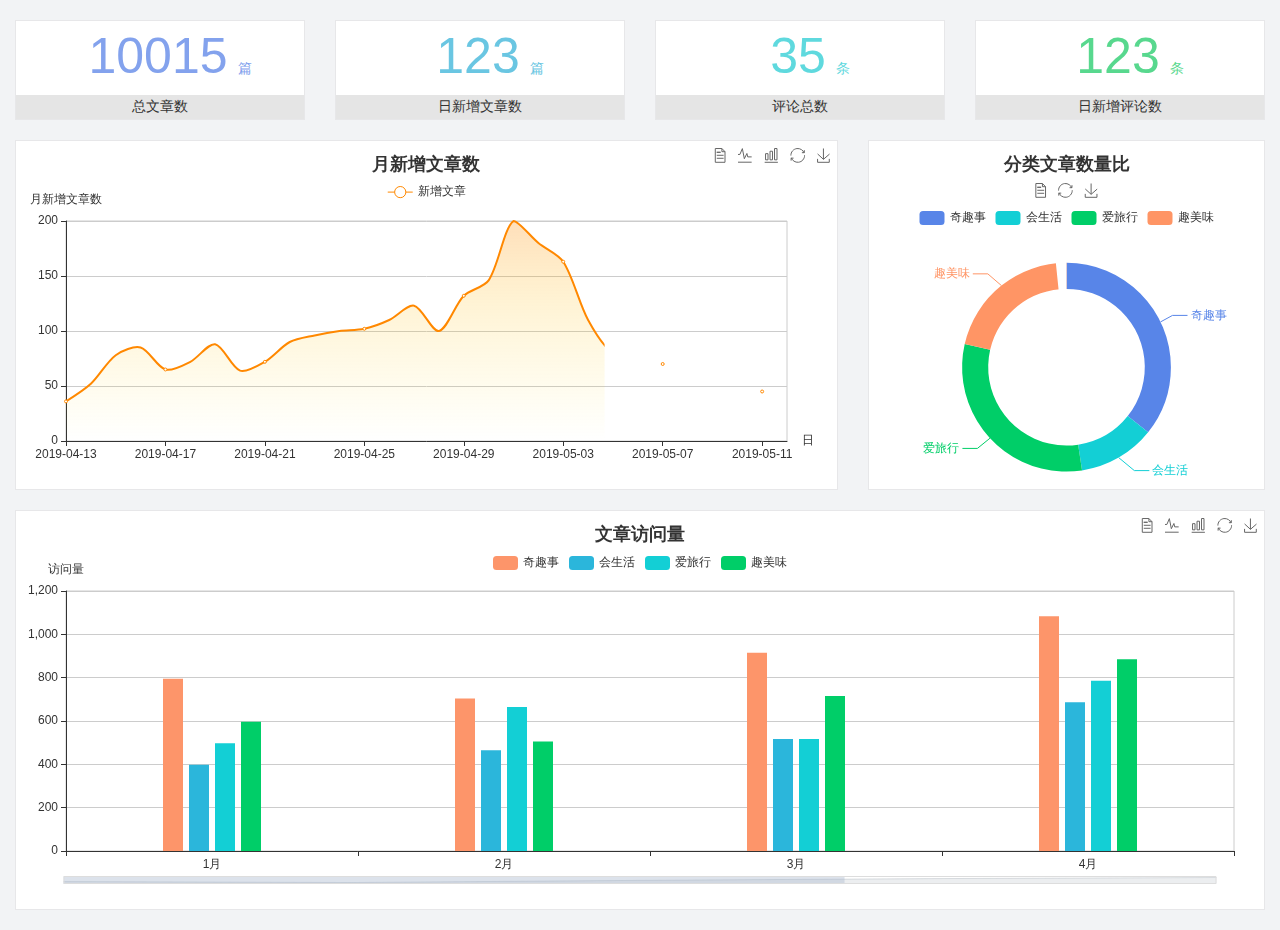
<file: home/dashboard.html>
<!DOCTYPE html>
<html lang="en">

<head>
  <meta charset="UTF-8">
  <meta name="viewport" content="width=device-width, initial-scale=1.0">
  <meta http-equiv="X-UA-Compatible" content="ie=edge">
  <title>图表统计</title>
  <link rel="stylesheet" href="../../assets/lib/bootstrap.css" />
  <link rel="stylesheet" href="../../assets/lib/main.css" />
  <script src="../../assets/lib/jquery.js"></script>
  <script type="text/javascript" src="../../assets/lib/echarts.min.js"></script>
</head>

<body>
  <div class="container-fluid">
    <div class="row spannel_list">
      <div class="col-sm-3 col-xs-6">
        <div class="spannel">
          <em>10015</em><span>篇</span>
          <b>总文章数</b>
        </div>
      </div>
      <div class="col-sm-3 col-xs-6">
        <div class="spannel scolor01">
          <em>123</em><span>篇</span>
          <b>日新增文章数</b>
        </div>
      </div>
      <div class="col-sm-3 col-xs-6">
        <div class="spannel scolor02">
          <em>35</em><span>条</span>
          <b>评论总数</b>
        </div>
      </div>
      <div class="col-sm-3 col-xs-6">
        <div class="spannel scolor03">
          <em>123</em><span>条</span>
          <b>日新增评论数</b>
        </div>
      </div>
    </div>
  </div>

  <div class="container-fluid">
    <div class="row curve-pie">
      <div class="col-lg-8 col-md-8">
        <div class="gragh_pannel" id="curve_show"></div>
      </div>
      <div class="col-lg-4 col-md-4">
        <div class="gragh_pannel" id="pie_show"></div>
      </div>
    </div>
  </div>

  <div class="container-fluid">
    <div class="column_pannel" id="column_show"></div>
  </div>

  <script>
    var oChart = echarts.init(document.getElementById('curve_show'));
    var aList_all = [
      { 'count': 36, 'date': '2019-04-13' },
      { 'count': 52, 'date': '2019-04-14' },
      { 'count': 78, 'date': '2019-04-15' },
      { 'count': 85, 'date': '2019-04-16' },
      { 'count': 65, 'date': '2019-04-17' },
      { 'count': 72, 'date': '2019-04-18' },
      { 'count': 88, 'date': '2019-04-19' },
      { 'count': 64, 'date': '2019-04-20' },
      { 'count': 72, 'date': '2019-04-21' },
      { 'count': 90, 'date': '2019-04-22' },
      { 'count': 96, 'date': '2019-04-23' },
      { 'count': 100, 'date': '2019-04-24' },
      { 'count': 102, 'date': '2019-04-25' },
      { 'count': 110, 'date': '2019-04-26' },
      { 'count': 123, 'date': '2019-04-27' },
      { 'count': 100, 'date': '2019-04-28' },
      { 'count': 132, 'date': '2019-04-29' },
      { 'count': 146, 'date': '2019-04-30' },
      { 'count': 200, 'date': '2019-05-01' },
      { 'count': 180, 'date': '2019-05-02' },
      { 'count': 163, 'date': '2019-05-03' },
      { 'count': 110, 'date': '2019-05-04' },
      { 'count': 80, 'date': '2019-05-05' },
      { 'count': 82, 'date': '2019-05-06' },
      { 'count': 70, 'date': '2019-05-07' },
      { 'count': 65, 'date': '2019-05-08' },
      { 'count': 54, 'date': '2019-05-09' },
      { 'count': 40, 'date': '2019-05-10' },
      { 'count': 45, 'date': '2019-05-11' },
      { 'count': 38, 'date': '2019-05-12' },
    ];

    let aCount = [];
    let aDate = [];

    for (var i = 0; i < aList_all.length; i++) {
      aCount.push(aList_all[i].count);
      aDate.push(aList_all[i].date);
    }

    var chartopt = {
      title: {
        text: '月新增文章数',
        left: 'center',
        top: '10'
      },
      tooltip: {
        trigger: 'axis'
      },
      legend: {
        data: ['新增文章'],
        top: '40'
      },
      toolbox: {
        show: true,
        feature: {
          mark: { show: true },
          dataView: { show: true, readOnly: false },
          magicType: { show: true, type: ['line', 'bar'] },
          restore: { show: true },
          saveAsImage: { show: true }
        }
      },
      calculable: true,
      xAxis: [
        {
          name: '日',
          type: 'category',
          boundaryGap: false,
          data: aDate
        }
      ],
      yAxis: [
        {
          name: '月新增文章数',
          type: 'value'
        }
      ],
      series: [
        {
          name: '新增文章',
          type: 'line',
          smooth: true,
          itemStyle: { normal: { areaStyle: { type: 'default' }, color: '#f80' }, lineStyle: { color: '#f80' } },
          data: aCount
        }],
      areaStyle: {
        normal: {
          color: new echarts.graphic.LinearGradient(0, 0, 0, 1, [{
            offset: 0,
            color: 'rgba(255,136,0,0.39)'
          }, {
            offset: .34,
            color: 'rgba(255,180,0,0.25)'
          }, {
            offset: 1,
            color: 'rgba(255,222,0,0.00)'
          }])

        }
      },
      grid: {
        show: true,
        x: 50,
        x2: 50,
        y: 80,
        height: 220
      }
    };

    oChart.setOption(chartopt);


    var oPie = echarts.init(document.getElementById('pie_show'));
    var oPieopt =
    {
      title: {
        top: 10,
        text: '分类文章数量比',
        x: 'center'
      },
      tooltip: {
        trigger: 'item',
        formatter: "{a} <br/>{b} : {c} ({d}%)"
      },
      color: ['#5885e8', '#13cfd5', '#00ce68', '#ff9565'],
      legend: {
        x: 'center',
        top: 65,
        data: ['奇趣事', '会生活', '爱旅行', '趣美味']
      },
      toolbox: {
        show: true,
        x: 'center',
        top: 35,
        feature: {
          mark: { show: true },
          dataView: { show: true, readOnly: false },
          magicType: {
            show: true,
            type: ['pie', 'funnel'],
            option: {
              funnel: {
                x: '25%',
                width: '50%',
                funnelAlign: 'left',
                max: 1548
              }
            }
          },
          restore: { show: true },
          saveAsImage: { show: true }
        }
      },
      calculable: true,
      series: [
        {
          name: '访问来源',
          type: 'pie',
          radius: ['45%', '60%'],
          center: ['50%', '65%'],
          data: [
            { value: 300, name: '奇趣事' },
            { value: 100, name: '会生活' },
            { value: 260, name: '爱旅行' },
            { value: 180, name: '趣美味' }
          ]
        }
      ]
    };
    oPie.setOption(oPieopt);



    var oColumn = this.echarts.init(document.getElementById('column_show'));
    var oColumnopt =
    {
      title: {
        text: '文章访问量',
        left: 'center',
        top: '10'
      },
      tooltip: {
        trigger: 'axis'
      },
      legend: {
        data: ['奇趣事', '会生活', '爱旅行', '趣美味'],
        top: '40'
      },
      toolbox: {
        show: true,
        feature: {
          mark: { show: true },
          dataView: { show: true, readOnly: false },
          magicType: { show: true, type: ['line', 'bar'] },
          restore: { show: true },
          saveAsImage: { show: true }
        }
      },
      calculable: true,
      xAxis: [
        {
          type: 'category',
          data: ['1月', '2月', '3月', '4月', '5月']
        }
      ],
      yAxis: [
        {
          name: '访问量',
          type: 'value'
        }
      ],
      series: [
        {
          name: '奇趣事',
          type: 'bar',
          barWidth: 20,
          itemStyle: {
            normal: { areaStyle: { type: 'default' }, color: '#fd956a' }
          },
          data: [800, 708, 920, 1090, 1200]
        },
        {
          name: '会生活',
          type: 'bar',
          barWidth: 20,
          itemStyle: {
            normal: { areaStyle: { type: 'default' }, color: '#2bb6db' }
          },
          data: [400, 468, 520, 690, 800]
        },
        {
          name: '爱旅行',
          type: 'bar',
          barWidth: 20,
          itemStyle: {
            normal: { areaStyle: { type: 'default' }, color: '#13cfd5' }
          },
          data: [500, 668, 520, 790, 900]
        },
        {
          name: '趣美味',
          type: 'bar',
          barWidth: 20,
          itemStyle: {
            normal: { areaStyle: { type: 'default' }, color: '#00ce68' }
          },
          data: [600, 508, 720, 890, 1000]
        }
      ],
      grid: {
        show: true,
        x: 50,
        x2: 30,
        y: 80,
        height: 260
      },
      dataZoom: [//给x轴设置滚动条
        {
          start: 0,//默认为0
          end: 100 - 1000 / 31,//默认为100
          type: 'slider',
          show: true,
          xAxisIndex: [0],
          handleSize: 0,//滑动条的 左右2个滑动条的大小
          height: 8,//组件高度
          left: 45, //左边的距离
          right: 50,//右边的距离
          bottom: 26,//右边的距离
          handleColor: '#ddd',//h滑动图标的颜色
          handleStyle: {
            borderColor: "#cacaca",
            borderWidth: "1",
            shadowBlur: 2,
            background: "#ddd",
            shadowColor: "#ddd",
          }
        }]
    };
    oColumn.setOption(oColumnopt);
  </script>
</body>

</html>
</file>
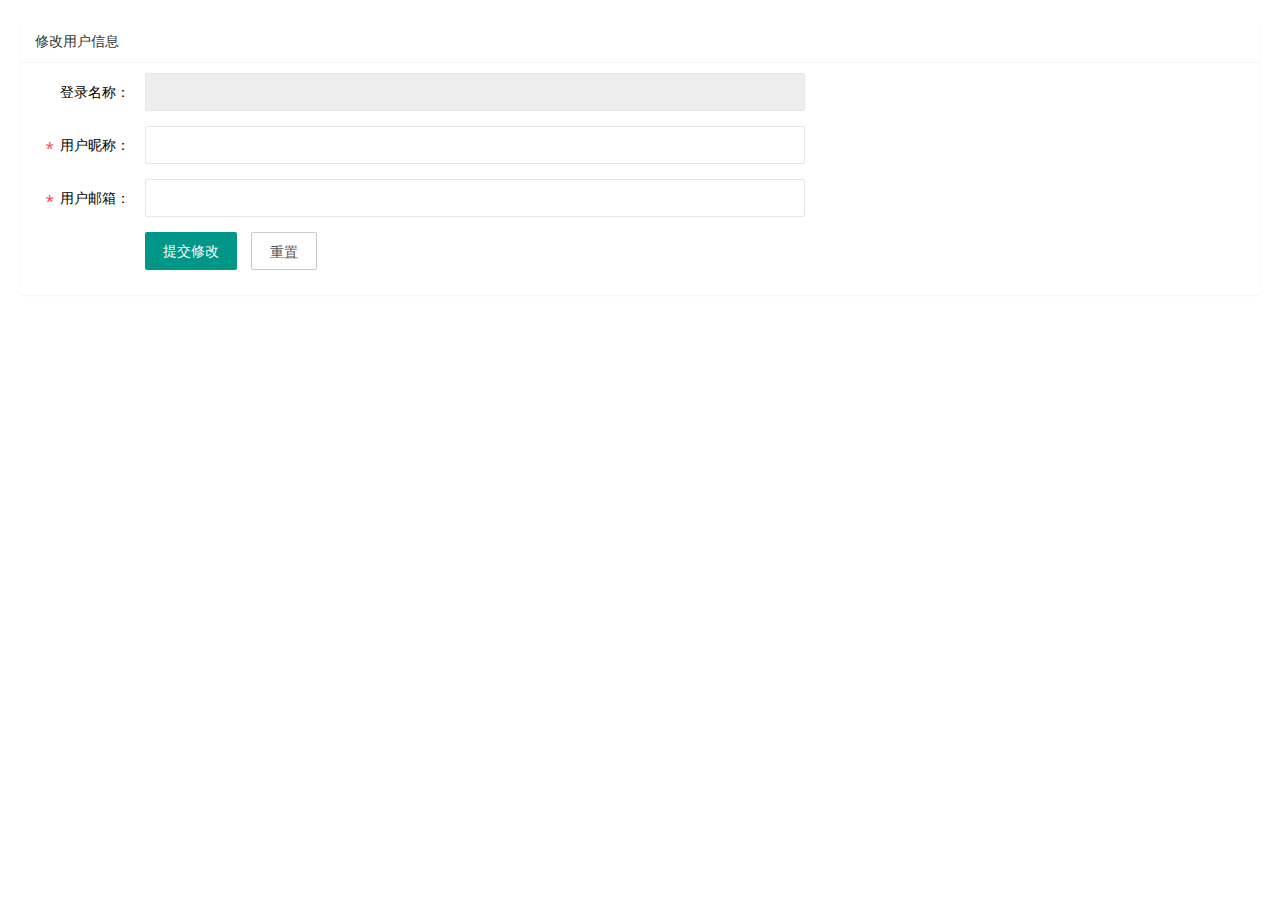
<file: home/uodateInfo.html>
<!DOCTYPE html>
<html lang="en">

<head>
    <meta charset="UTF-8">
    <meta http-equiv="X-UA-Compatible" content="IE=edge">
    <meta name="viewport" content="width=device-width, initial-scale=1.0">
    <title>修改基本信息</title>
    <link rel="stylesheet" href="../assets/lib/layui/css/layui.css">
    <link rel="stylesheet" href="../assets/css/updateInfo.css">
    <script src='../assets/lib/jquery.js'></script>
    <script src='../assets/js/baseApi.js'></script>
    <script src='../assets/js/updateInfo.js'></script>
</head>

<body>
    <div class="layui-card">
        <div class="layui-card-header">修改用户信息</div>
        <div class="layui-card-body">
            <form class="layui-form updateUserForm" action="">
                <div class="layui-form-item">
                    <label class="layui-form-label">登录名称：</label>
                    <div class="layui-input-block">
                        <input type="text" name="username" style="background:#eee" readonly autocomplete="off"
                            class="layui-input layui-disabled">
                    </div>
                </div>

                <div class="layui-form-item">
                    <label class="layui-form-label"><i class='bitian'>*</i>用户昵称：</label>
                    <div class="layui-input-block">
                        <input type="text" name="nickname" required lay-verify="required" autocomplete="off"
                            class="layui-input">
                    </div>
                </div>

                <div class="layui-form-item">
                    <label class="layui-form-label"> <i class='bitian'>*</i>用户邮箱：</label>
                    <div class="layui-input-block">
                        <input type="text" name="email" required lay-verify="required" autocomplete="off"
                            class="layui-input">
                    </div>
                </div>

                <div class="layui-form-item">
                    <div class="layui-input-block">
                        <button class="layui-btn" lay-submit lay-filter="formDemo">提交修改</button>
                        <button type="reset" class="layui-btn layui-btn-primary">重置</button>
                    </div>
                </div>
            </form>
        </div>
    </div>
</body>
<script src='../assets/lib/layui/layui.all.js'></script>

</html>
</file>
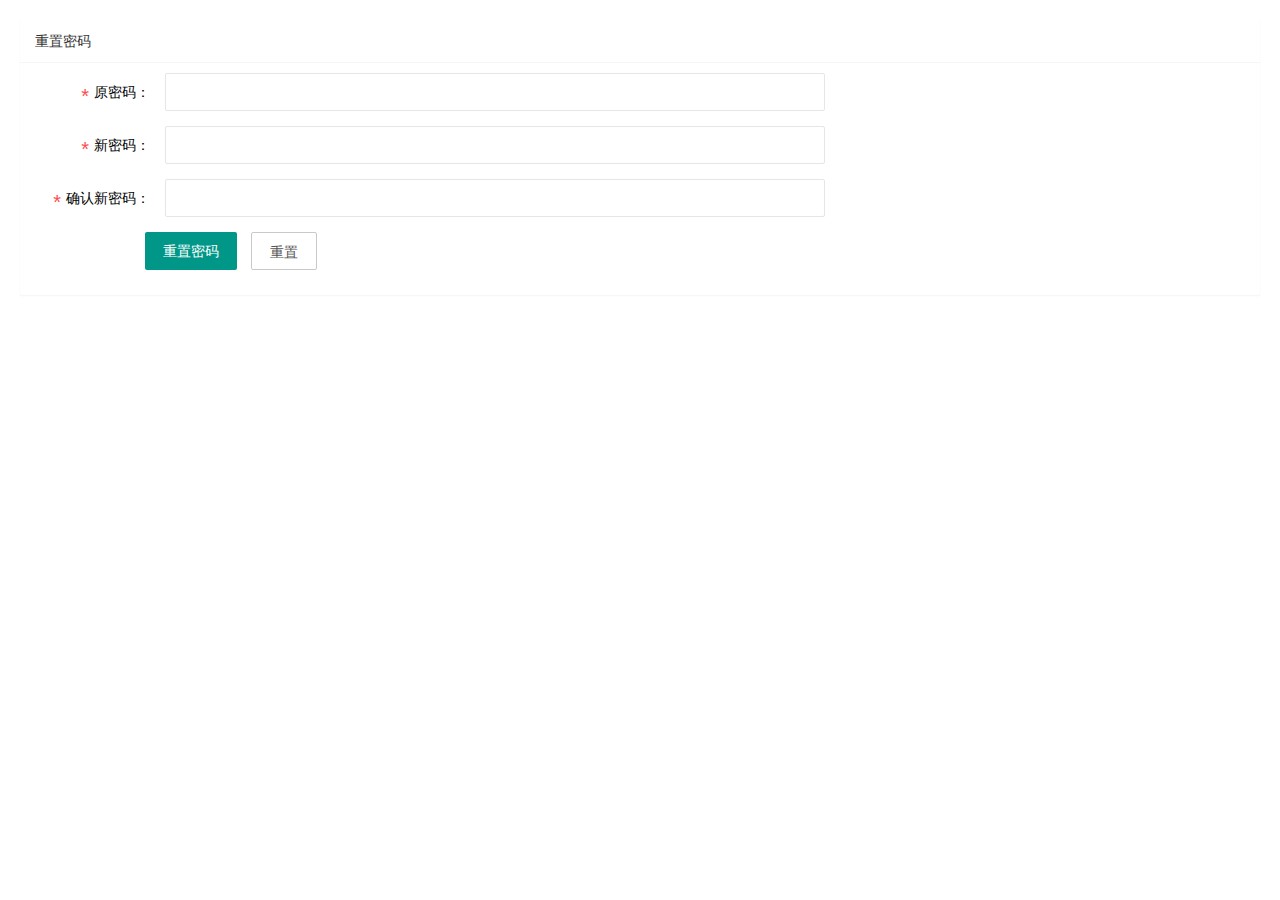
<file: home/updatePwd.html>
<!DOCTYPE html>
<html lang="en">

<head>
    <meta charset="UTF-8">
    <meta http-equiv="X-UA-Compatible" content="IE=edge">
    <meta name="viewport" content="width=device-width, initial-scale=1.0">
    <title>重置密码</title>
    <link rel="stylesheet" href="../assets/lib/layui/css/layui.css">
    <link rel="stylesheet" href="../assets/css/updateInfo.css">
    <link rel="stylesheet" href="../assets/css/updatePwd.css">
    <script src='../assets/lib/jquery.js'></script>
    <script src='../assets/js/baseApi.js'></script>
    <script src='../assets/js/login.js'></script>
    <script src='../assets/js/updatePwd.js'></script>
</head>

<body>
    <div class="layui-card">
        <div class="layui-card-header">重置密码</div>
        <div class="layui-card-body">
            <form class="layui-form updateUserForm updatePwdForm" action="">
                <div class="layui-form-item">
                    <label class="layui-form-label">原密码：</label>
                    <div class="layui-input-block">
                        <input type="password" name="oldPwd" autocomplete="off" class="layui-input">
                    </div>
                </div>

                <div class="layui-form-item">
                    <label class="layui-form-label">新密码：</label>
                    <div class="layui-input-block">
                        <input type="password" name="newPwd" required lay-verify="required|pwd" autocomplete="off"
                            class="layui-input">
                    </div>
                </div>


                <div class="layui-form-item">
                    <label class="layui-form-label">确认新密码：</label>
                    <div class="layui-input-block">
                        <input type="password" name="email" required lay-verify="required|repwd" autocomplete="off"
                            class="layui-input">
                    </div>
                </div>

                <div class="layui-form-item">
                    <div class="layui-input-block">
                        <button class="layui-btn" lay-submit lay-filter="formDemo">重置密码</button>
                        <button type="reset" class="layui-btn layui-btn-primary">重置</button>
                    </div>
                </div>
            </form>
        </div>
    </div>
</body>
<script src='../assets/lib/layui/layui.all.js'></script>

</html>
</file>
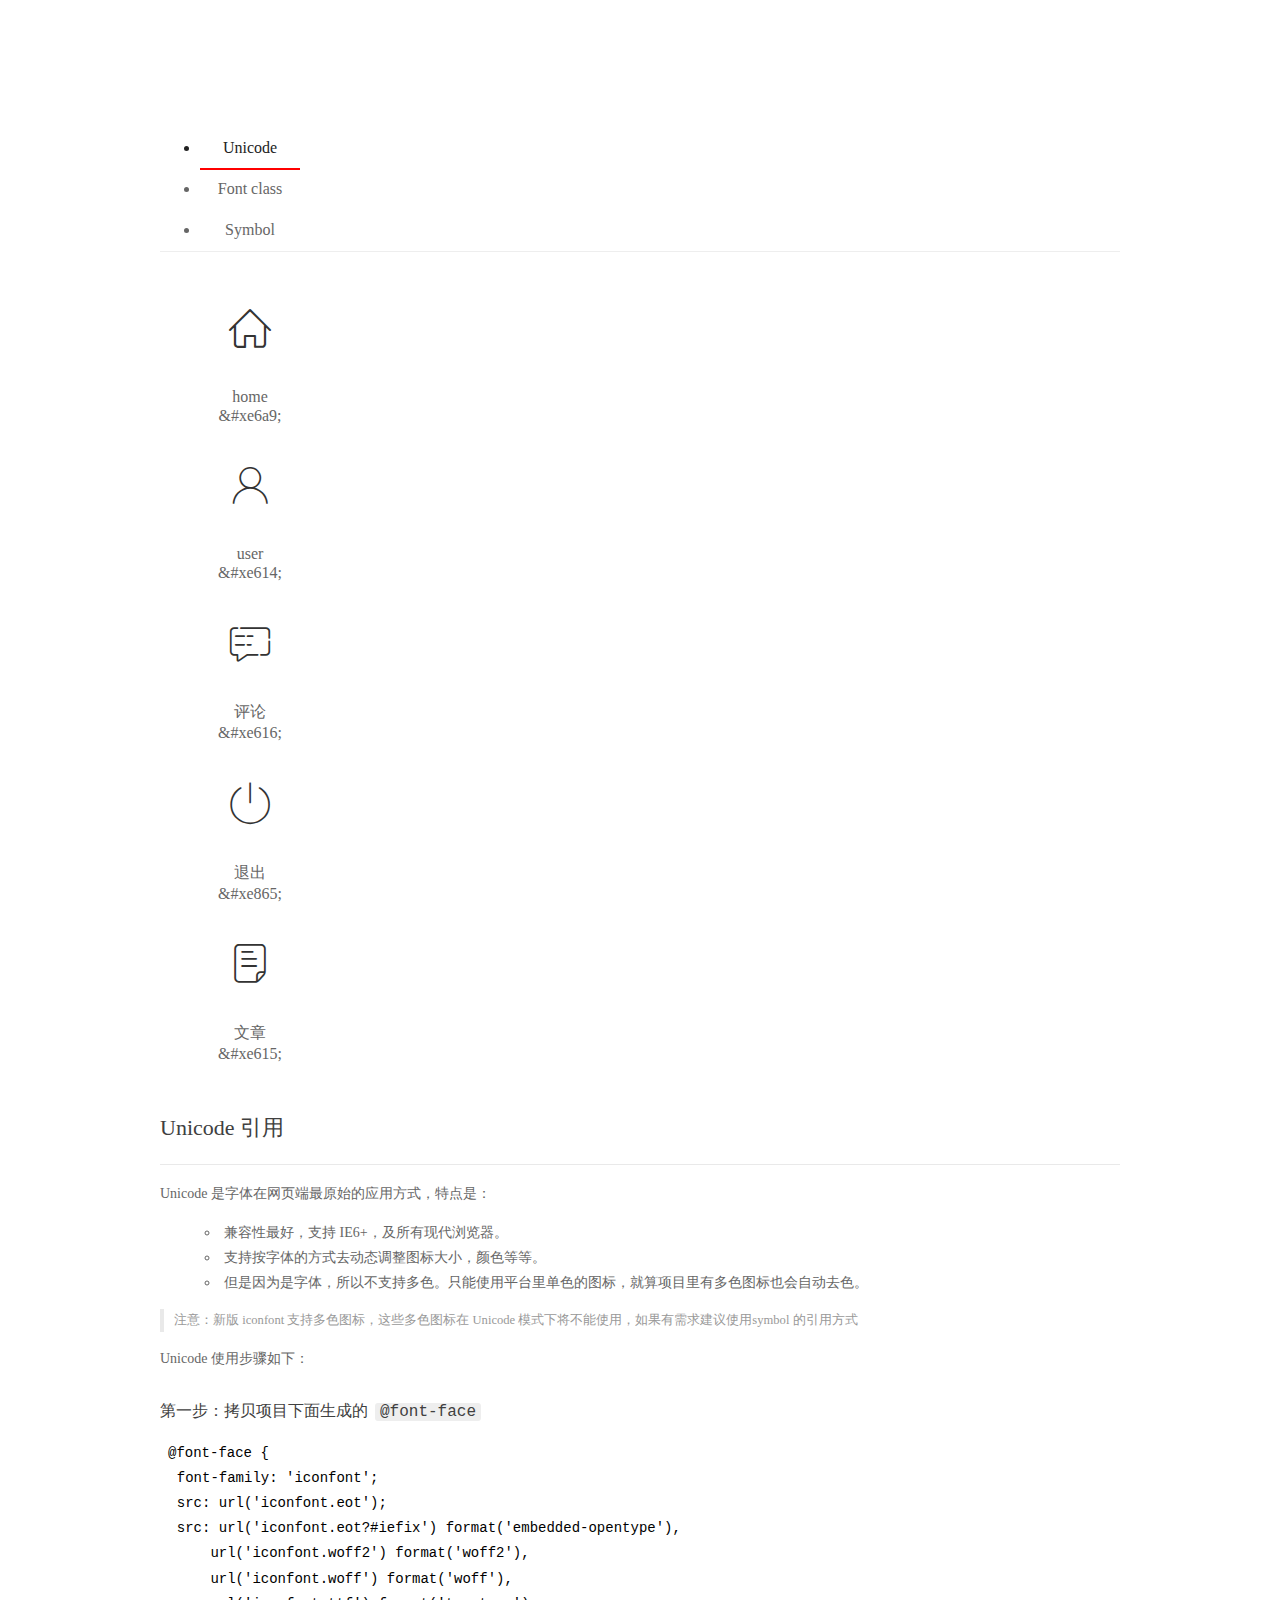
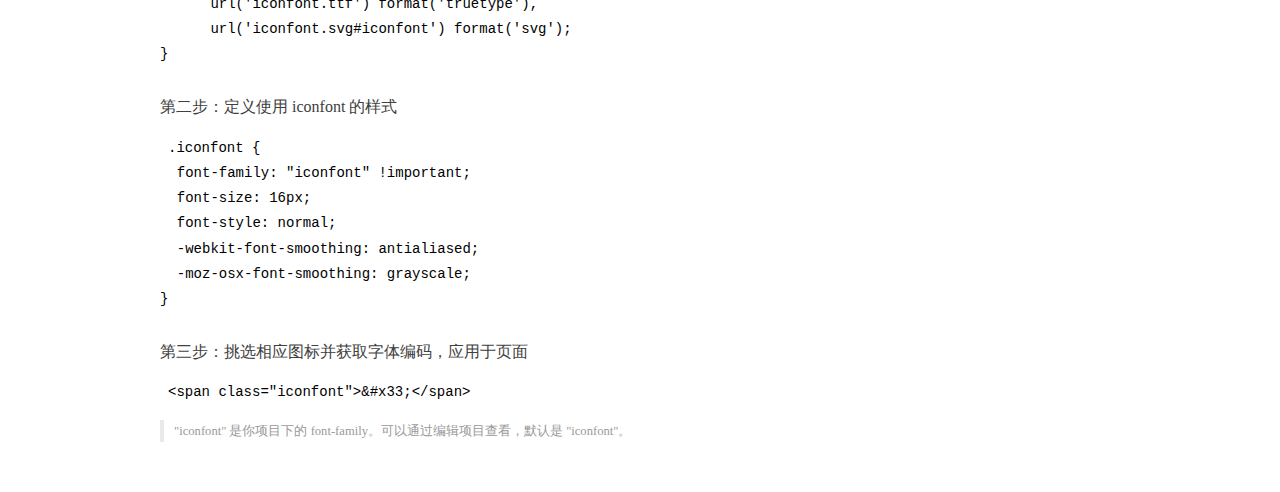
<file: assets/fonts/demo_index.html>
<!DOCTYPE html>
<html>
<head>
  <meta charset="utf-8"/>
  <title>IconFont Demo</title>
  <link rel="shortcut icon" href="https://gtms04.alicdn.com/tps/i4/TB1_oz6GVXXXXaFXpXXJDFnIXXX-64-64.ico" type="image/x-icon"/>
  <link rel="stylesheet" href="https://g.alicdn.com/thx/cube/1.3.2/cube.min.css">
  <link rel="stylesheet" href="demo.css">
  <link rel="stylesheet" href="iconfont.css">
  <script src="iconfont.js"></script>
  <!-- jQuery -->
  <script src="https://a1.alicdn.com/oss/uploads/2018/12/26/7bfddb60-08e8-11e9-9b04-53e73bb6408b.js"></script>
  <!-- 代码高亮 -->
  <script src="https://a1.alicdn.com/oss/uploads/2018/12/26/a3f714d0-08e6-11e9-8a15-ebf944d7534c.js"></script>
</head>
<body>
  <div class="main">
    <h1 class="logo"><a href="https://www.iconfont.cn/" title="iconfont 首页" target="_blank">&#xe86b;</a></h1>
    <div class="nav-tabs">
      <ul id="tabs" class="dib-box">
        <li class="dib active"><span>Unicode</span></li>
        <li class="dib"><span>Font class</span></li>
        <li class="dib"><span>Symbol</span></li>
      </ul>
      
    </div>
    <div class="tab-container">
      <div class="content unicode" style="display: block;">
          <ul class="icon_lists dib-box">
          
            <li class="dib">
              <span class="icon iconfont">&#xe6a9;</span>
                <div class="name">home</div>
                <div class="code-name">&amp;#xe6a9;</div>
              </li>
          
            <li class="dib">
              <span class="icon iconfont">&#xe614;</span>
                <div class="name">user</div>
                <div class="code-name">&amp;#xe614;</div>
              </li>
          
            <li class="dib">
              <span class="icon iconfont">&#xe616;</span>
                <div class="name">评论</div>
                <div class="code-name">&amp;#xe616;</div>
              </li>
          
            <li class="dib">
              <span class="icon iconfont">&#xe865;</span>
                <div class="name">退出</div>
                <div class="code-name">&amp;#xe865;</div>
              </li>
          
            <li class="dib">
              <span class="icon iconfont">&#xe615;</span>
                <div class="name">文章</div>
                <div class="code-name">&amp;#xe615;</div>
              </li>
          
          </ul>
          <div class="article markdown">
          <h2 id="unicode-">Unicode 引用</h2>
          <hr>

          <p>Unicode 是字体在网页端最原始的应用方式，特点是：</p>
          <ul>
            <li>兼容性最好，支持 IE6+，及所有现代浏览器。</li>
            <li>支持按字体的方式去动态调整图标大小，颜色等等。</li>
            <li>但是因为是字体，所以不支持多色。只能使用平台里单色的图标，就算项目里有多色图标也会自动去色。</li>
          </ul>
          <blockquote>
            <p>注意：新版 iconfont 支持多色图标，这些多色图标在 Unicode 模式下将不能使用，如果有需求建议使用symbol 的引用方式</p>
          </blockquote>
          <p>Unicode 使用步骤如下：</p>
          <h3 id="-font-face">第一步：拷贝项目下面生成的 <code>@font-face</code></h3>
<pre><code class="language-css"
>@font-face {
  font-family: 'iconfont';
  src: url('iconfont.eot');
  src: url('iconfont.eot?#iefix') format('embedded-opentype'),
      url('iconfont.woff2') format('woff2'),
      url('iconfont.woff') format('woff'),
      url('iconfont.ttf') format('truetype'),
      url('iconfont.svg#iconfont') format('svg');
}
</code></pre>
          <h3 id="-iconfont-">第二步：定义使用 iconfont 的样式</h3>
<pre><code class="language-css"
>.iconfont {
  font-family: "iconfont" !important;
  font-size: 16px;
  font-style: normal;
  -webkit-font-smoothing: antialiased;
  -moz-osx-font-smoothing: grayscale;
}
</code></pre>
          <h3 id="-">第三步：挑选相应图标并获取字体编码，应用于页面</h3>
<pre>
<code class="language-html"
>&lt;span class="iconfont"&gt;&amp;#x33;&lt;/span&gt;
</code></pre>
          <blockquote>
            <p>"iconfont" 是你项目下的 font-family。可以通过编辑项目查看，默认是 "iconfont"。</p>
          </blockquote>
          </div>
      </div>
      <div class="content font-class">
        <ul class="icon_lists dib-box">
          
          <li class="dib">
            <span class="icon iconfont icon-home"></span>
            <div class="name">
              home
            </div>
            <div class="code-name">.icon-home
            </div>
          </li>
          
          <li class="dib">
            <span class="icon iconfont icon-user"></span>
            <div class="name">
              user
            </div>
            <div class="code-name">.icon-user
            </div>
          </li>
          
          <li class="dib">
            <span class="icon iconfont icon-pinglun"></span>
            <div class="name">
              评论
            </div>
            <div class="code-name">.icon-pinglun
            </div>
          </li>
          
          <li class="dib">
            <span class="icon iconfont icon-tuichu"></span>
            <div class="name">
              退出
            </div>
            <div class="code-name">.icon-tuichu
            </div>
          </li>
          
          <li class="dib">
            <span class="icon iconfont icon-16"></span>
            <div class="name">
              文章
            </div>
            <div class="code-name">.icon-16
            </div>
          </li>
          
        </ul>
        <div class="article markdown">
        <h2 id="font-class-">font-class 引用</h2>
        <hr>

        <p>font-class 是 Unicode 使用方式的一种变种，主要是解决 Unicode 书写不直观，语意不明确的问题。</p>
        <p>与 Unicode 使用方式相比，具有如下特点：</p>
        <ul>
          <li>兼容性良好，支持 IE8+，及所有现代浏览器。</li>
          <li>相比于 Unicode 语意明确，书写更直观。可以很容易分辨这个 icon 是什么。</li>
          <li>因为使用 class 来定义图标，所以当要替换图标时，只需要修改 class 里面的 Unicode 引用。</li>
          <li>不过因为本质上还是使用的字体，所以多色图标还是不支持的。</li>
        </ul>
        <p>使用步骤如下：</p>
        <h3 id="-fontclass-">第一步：引入项目下面生成的 fontclass 代码：</h3>
<pre><code class="language-html">&lt;link rel="stylesheet" href="./iconfont.css"&gt;
</code></pre>
        <h3 id="-">第二步：挑选相应图标并获取类名，应用于页面：</h3>
<pre><code class="language-html">&lt;span class="iconfont icon-xxx"&gt;&lt;/span&gt;
</code></pre>
        <blockquote>
          <p>"
            iconfont" 是你项目下的 font-family。可以通过编辑项目查看，默认是 "iconfont"。</p>
        </blockquote>
      </div>
      </div>
      <div class="content symbol">
          <ul class="icon_lists dib-box">
          
            <li class="dib">
                <svg class="icon svg-icon" aria-hidden="true">
                  <use xlink:href="#icon-home"></use>
                </svg>
                <div class="name">home</div>
                <div class="code-name">#icon-home</div>
            </li>
          
            <li class="dib">
                <svg class="icon svg-icon" aria-hidden="true">
                  <use xlink:href="#icon-user"></use>
                </svg>
                <div class="name">user</div>
                <div class="code-name">#icon-user</div>
            </li>
          
            <li class="dib">
                <svg class="icon svg-icon" aria-hidden="true">
                  <use xlink:href="#icon-pinglun"></use>
                </svg>
                <div class="name">评论</div>
                <div class="code-name">#icon-pinglun</div>
            </li>
          
            <li class="dib">
                <svg class="icon svg-icon" aria-hidden="true">
                  <use xlink:href="#icon-tuichu"></use>
                </svg>
                <div class="name">退出</div>
                <div class="code-name">#icon-tuichu</div>
            </li>
          
            <li class="dib">
                <svg class="icon svg-icon" aria-hidden="true">
                  <use xlink:href="#icon-16"></use>
                </svg>
                <div class="name">文章</div>
                <div class="code-name">#icon-16</div>
            </li>
          
          </ul>
          <div class="article markdown">
          <h2 id="symbol-">Symbol 引用</h2>
          <hr>

          <p>这是一种全新的使用方式，应该说这才是未来的主流，也是平台目前推荐的用法。相关介绍可以参考这篇<a href="">文章</a>
            这种用法其实是做了一个 SVG 的集合，与另外两种相比具有如下特点：</p>
          <ul>
            <li>支持多色图标了，不再受单色限制。</li>
            <li>通过一些技巧，支持像字体那样，通过 <code>font-size</code>, <code>color</code> 来调整样式。</li>
            <li>兼容性较差，支持 IE9+，及现代浏览器。</li>
            <li>浏览器渲染 SVG 的性能一般，还不如 png。</li>
          </ul>
          <p>使用步骤如下：</p>
          <h3 id="-symbol-">第一步：引入项目下面生成的 symbol 代码：</h3>
<pre><code class="language-html">&lt;script src="./iconfont.js"&gt;&lt;/script&gt;
</code></pre>
          <h3 id="-css-">第二步：加入通用 CSS 代码（引入一次就行）：</h3>
<pre><code class="language-html">&lt;style&gt;
.icon {
  width: 1em;
  height: 1em;
  vertical-align: -0.15em;
  fill: currentColor;
  overflow: hidden;
}
&lt;/style&gt;
</code></pre>
          <h3 id="-">第三步：挑选相应图标并获取类名，应用于页面：</h3>
<pre><code class="language-html">&lt;svg class="icon" aria-hidden="true"&gt;
  &lt;use xlink:href="#icon-xxx"&gt;&lt;/use&gt;
&lt;/svg&gt;
</code></pre>
          </div>
      </div>

    </div>
  </div>
  <script>
  $(document).ready(function () {
      $('.tab-container .content:first').show()

      $('#tabs li').click(function (e) {
        var tabContent = $('.tab-container .content')
        var index = $(this).index()

        if ($(this).hasClass('active')) {
          return
        } else {
          $('#tabs li').removeClass('active')
          $(this).addClass('active')

          tabContent.hide().eq(index).fadeIn()
        }
      })
    })
  </script>
</body>
</html>
</file>
<file: assets/lib/main.css>
body{
    font-family:'MicroSoft YaHei';
    background-color: #f2f3f5;
}
.main_wrap{
    position:fixed;
    width:100%;
    height:100%;
    left:0px;
    top:0px;
    background:url('../images/login_bg.jpg'); 
    background-size:100% 100%; 
  }
.header{
    width:1200px;
    overflow: hidden;
    margin:20px auto 0;
}
.heade .logo{
    float: left;
}
.header .copyright{
    float:right;
    font-size:12px;
    color:#fff;
    text-align:right;
    line-height:20px;
    margin-top:10px;
}
.login_form_con{
    position:absolute;
    left:50%;
    top:50%;
    margin-left:-200px;
    margin-top:-155px;
    width:400px;
    height:310px;
    background-color: #edeff0;
}

.login_form{
    position: relative;
}

.login_form .icon-user{
    position:absolute;
    font-size:16px;
    color:#999;
    left:46px;
    top:12px;
}
.login_form .icon-key{
    position:absolute;
    font-size:18px;
    color:#999;
    left:46px;
    top:78px;
}
.login_title{
    height:60px;
    background:url('../images/login_title.png') center center no-repeat #fff;
}
.input_txt,.input_pass,.input_sub{
    display:block;
    width:334px;
    height:37px;
    padding:0px;
    text-indent:40px;
    border:1px solid #ddd;
    margin:27px auto 0;
    outline:none;
}
.input_sub{
    margin-top:40px;
    height:42px;
    background-color: #19b9e7;
    text-indent:0px;
    font-size:18px;
    color:#fff;
    cursor: pointer;
}
.input_sub:hover{
    background-color: #08a0cc;
}

.sider{
    position:fixed;
    left:0;
    top:0;
    bottom:0;
    width:210px;
    background-color: #323745;
}
.sider .logo{
    display:block;
    height:56px;
    background-color: #242732;
    overflow: hidden;
}
.sider .logo img{
    display:block;
    margin:6px auto 0;
}
.user_info{
    height:79px;
    border-bottom:1px solid #5a5e6b;
}

.user_info img{
    float: left;
    width:40px;
    height:40px;
    border-radius:20px;
    margin:19px 0 0 30px;
}
.user_info span{
    float: left;
    width:120px;
    font-size:12px;
    color:#fff;
    margin:23px 0 0 20px;
}
.user_info b{
    float: left;
    width: 120px;
    font-weight:normal;
    font-size:12px;
    color:#adafb5;
    margin:2px 0 0 20px;
}

.menu .level01{
    height:50px;
    line-height:50px;
}
.menu .level01 a{
    display:block;
    height:50px;
    font-size:12px;
    color:#adafb5;
    overflow: hidden;
}
.menu .level01.active a{
    background-color: #1378f0;
    color:#fff;
}
.menu .level01.active i{
    color:#fff;
}

.menu .level01 a:hover{
    background-color: #1378f0;
    color:#fff;
}
.menu .level01 a:hover i{
    color:#fff;
}
.menu .level01 i{
    color:#61646f;
    font-size:22px;
    float: left;
    margin-left:26px;
}
.menu .level01 span{
    float: left;
    margin-left:10px;
}
.menu .level01 b{
    float: right;
    margin-right:20px;
    font-weight:normal;
    transform:rotate(90deg);
    transition:all 500ms ease;
}

.menu .level01 .rotate0{
    transform:rotate(0deg);
}

.menu .level02{
    background: #242732;
    display:none;
}


.menu .level02 li{
    height:40px;
    line-height:40px;
}
.menu .level02 li a{
    display:block;
    height:40px;
    font-size:12px;
    color:#adafb5;
    overflow: hidden;
}

.menu .level02 li a:hover{
    background-color: #1378f0;
    color:#fff;
}

.menu .level02 li i{
    font-size:12px;
    float: left;
    margin-left:60px;
}
.menu .level02 li span{
    font-size:12px;
    float: left;
    margin-left:5px;
}

.menu .level02 .active a{
    color:#ffae00;
}

.header_bar{
    position:fixed;
    left:210px;
    right:0;
    top:0;
    height:56px;
    background-color: #fff;
}

.main{
    position:fixed;
    left:210px;
    top:56px;
    right:0;
    bottom:0;
    background-color: #f2f3f5;
}

.search_form{
    width:218px;
    height:33px;
    border:1px solid #ddd;
    background-color: #f2f3f5;
    border-radius:16px;
    float: left;
    margin:12px 0 0 27px;
}

.search_form input{
    padding:0px;
    margin:0px;
    border:0px;
    float: left;
    background-color: #f2f3f5;
    font-size:12px;
    width:175px;
    height:31px;
    margin-left:12px;
    outline:none;
   
}

.search_form .icon-search{
    line-height:33px;
    cursor: pointer;
    font-size:18px;
    color:#abaebb;
}
.user_center_link{
    float:right;

}
.user_center_link a{
    line-height:56px;
    font-size:12px;
    color:#999;
    margin-right:15px;
}
.user_center_link a:hover{
    color:#ffae00
}

.user_center_link img{
    width:42px;
    height:42px;
    border-radius:32px;
    margin-right:10px;
}

.spannel_list{
    margin-top:20px;
}

.spannel{
	height:100px;
	overflow:hidden;
	text-align:center;
    position:relative;
    background-color: #fff;
    border:1px solid #e7e7e9;
    margin-bottom:20px;
}

.spannel em{
    font-style:normal;
	font-size:50px;
	line-height:50px;
	display:inline-block;
	margin:10px 0 0 20px;
	font-family:'Arial';
	color:#83a2ed;
}

.spannel span{
	font-size:14px;
	display:inline-block;
	color:#83a2ed;
	margin-left:10px;
}

.spannel b{
	position:absolute;
	left:0;
	bottom:0;
	width:100%;
	line-height:24px;
	background:#e5e5e5;
	color:#333;
	font-size:14px;
	font-weight:normal;
}

.scolor01 em,.scolor01 span{
	color:#6ac6e2;
}

.scolor02 em,.scolor02 span{
	color:#5fd9de;
}

.scolor03 em,.scolor03 span{
	color:#58d88e;
}


.gragh_pannel{
    height:350px;
    border:1px solid #e7e7e9;
    background-color: #fff!important; 
    margin-bottom:20px;  
}

.column_pannel{
    margin-bottom:20px;
    height:400px;
    border:1px solid #e7e7e9;
    background-color: #fff!important;   
}

.common_title{
    line-height:42px;
    background-color: #fbfbfb;
    border:1px solid #e7e7e9;
    margin-top:20px;
    text-indent: 15px;
    font-size:14px;
    color:#333;
}

.common_con{
    border:1px solid #e7e7e9;
    border-top:0px;
    background-color: #fff;
    padding-bottom:20px;
    margin-bottom:20px;
}
.opt_btns{
    margin-top:20px;
}

.mp20{
    margin-top:20px;
}

.pagination{   
   margin:0;
}

.article_form{
    margin-top:20px;
}

.form-group{
    margin-bottom:25px;
}

.form-group label{
    font-weight:normal;
    color:#666;
}

.icon-icondate{
    line-height:16px;
}

.user_pic{
    width:100px;
    height:100px;
    margin-bottom:10px;
}

.article_cover{
    width:200px;
    height:200px;
    margin-bottom:10px;
}
</file>
<file: assets/lib/layui/css/layui.css>
/** layui-v2.5.5 MIT License By https://www.layui.com */
 .layui-inline,img{display:inline-block;vertical-align:middle}h1,h2,h3,h4,h5,h6{font-weight:400}.layui-edge,.layui-header,.layui-inline,.layui-main{position:relative}.layui-body,.layui-edge,.layui-elip{overflow:hidden}.layui-btn,.layui-edge,.layui-inline,img{vertical-align:middle}.layui-btn,.layui-disabled,.layui-icon,.layui-unselect{-moz-user-select:none;-webkit-user-select:none;-ms-user-select:none}.layui-elip,.layui-form-checkbox span,.layui-form-pane .layui-form-label{text-overflow:ellipsis;white-space:nowrap}.layui-breadcrumb,.layui-tree-btnGroup{visibility:hidden}blockquote,body,button,dd,div,dl,dt,form,h1,h2,h3,h4,h5,h6,input,li,ol,p,pre,td,textarea,th,ul{margin:0;padding:0;-webkit-tap-highlight-color:rgba(0,0,0,0)}a:active,a:hover{outline:0}img{border:none}li{list-style:none}table{border-collapse:collapse;border-spacing:0}h4,h5,h6{font-size:100%}button,input,optgroup,option,select,textarea{font-family:inherit;font-size:inherit;font-style:inherit;font-weight:inherit;outline:0}pre{white-space:pre-wrap;white-space:-moz-pre-wrap;white-space:-pre-wrap;white-space:-o-pre-wrap;word-wrap:break-word}body{line-height:24px;font:14px Helvetica Neue,Helvetica,PingFang SC,Tahoma,Arial,sans-serif}hr{height:1px;margin:10px 0;border:0;clear:both}a{color:#333;text-decoration:none}a:hover{color:#777}a cite{font-style:normal;*cursor:pointer}.layui-border-box,.layui-border-box *{box-sizing:border-box}.layui-box,.layui-box *{box-sizing:content-box}.layui-clear{clear:both;*zoom:1}.layui-clear:after{content:'\20';clear:both;*zoom:1;display:block;height:0}.layui-inline{*display:inline;*zoom:1}.layui-edge{display:inline-block;width:0;height:0;border-width:6px;border-style:dashed;border-color:transparent}.layui-edge-top{top:-4px;border-bottom-color:#999;border-bottom-style:solid}.layui-edge-right{border-left-color:#999;border-left-style:solid}.layui-edge-bottom{top:2px;border-top-color:#999;border-top-style:solid}.layui-edge-left{border-right-color:#999;border-right-style:solid}.layui-disabled,.layui-disabled:hover{color:#d2d2d2!important;cursor:not-allowed!important}.layui-circle{border-radius:100%}.layui-show{display:block!important}.layui-hide{display:none!important}@font-face{font-family:layui-icon;src:url(../font/iconfont.eot?v=250);src:url(../font/iconfont.eot?v=250#iefix) format('embedded-opentype'),url(../font/iconfont.woff2?v=250) format('woff2'),url(../font/iconfont.woff?v=250) format('woff'),url(../font/iconfont.ttf?v=250) format('truetype'),url(../font/iconfont.svg?v=250#layui-icon) format('svg')}.layui-icon{font-family:layui-icon!important;font-size:16px;font-style:normal;-webkit-font-smoothing:antialiased;-moz-osx-font-smoothing:grayscale}.layui-icon-reply-fill:before{content:"\e611"}.layui-icon-set-fill:before{content:"\e614"}.layui-icon-menu-fill:before{content:"\e60f"}.layui-icon-search:before{content:"\e615"}.layui-icon-share:before{content:"\e641"}.layui-icon-set-sm:before{content:"\e620"}.layui-icon-engine:before{content:"\e628"}.layui-icon-close:before{content:"\1006"}.layui-icon-close-fill:before{content:"\1007"}.layui-icon-chart-screen:before{content:"\e629"}.layui-icon-star:before{content:"\e600"}.layui-icon-circle-dot:before{content:"\e617"}.layui-icon-chat:before{content:"\e606"}.layui-icon-release:before{content:"\e609"}.layui-icon-list:before{content:"\e60a"}.layui-icon-chart:before{content:"\e62c"}.layui-icon-ok-circle:before{content:"\1005"}.layui-icon-layim-theme:before{content:"\e61b"}.layui-icon-table:before{content:"\e62d"}.layui-icon-right:before{content:"\e602"}.layui-icon-left:before{content:"\e603"}.layui-icon-cart-simple:before{content:"\e698"}.layui-icon-face-cry:before{content:"\e69c"}.layui-icon-face-smile:before{content:"\e6af"}.layui-icon-survey:before{content:"\e6b2"}.layui-icon-tree:before{content:"\e62e"}.layui-icon-upload-circle:before{content:"\e62f"}.layui-icon-add-circle:before{content:"\e61f"}.layui-icon-download-circle:before{content:"\e601"}.layui-icon-templeate-1:before{content:"\e630"}.layui-icon-util:before{content:"\e631"}.layui-icon-face-surprised:before{content:"\e664"}.layui-icon-edit:before{content:"\e642"}.layui-icon-speaker:before{content:"\e645"}.layui-icon-down:before{content:"\e61a"}.layui-icon-file:before{content:"\e621"}.layui-icon-layouts:before{content:"\e632"}.layui-icon-rate-half:before{content:"\e6c9"}.layui-icon-add-circle-fine:before{content:"\e608"}.layui-icon-prev-circle:before{content:"\e633"}.layui-icon-read:before{content:"\e705"}.layui-icon-404:before{content:"\e61c"}.layui-icon-carousel:before{content:"\e634"}.layui-icon-help:before{content:"\e607"}.layui-icon-code-circle:before{content:"\e635"}.layui-icon-water:before{content:"\e636"}.layui-icon-username:before{content:"\e66f"}.layui-icon-find-fill:before{content:"\e670"}.layui-icon-about:before{content:"\e60b"}.layui-icon-location:before{content:"\e715"}.layui-icon-up:before{content:"\e619"}.layui-icon-pause:before{content:"\e651"}.layui-icon-date:before{content:"\e637"}.layui-icon-layim-uploadfile:before{content:"\e61d"}.layui-icon-delete:before{content:"\e640"}.layui-icon-play:before{content:"\e652"}.layui-icon-top:before{content:"\e604"}.layui-icon-friends:before{content:"\e612"}.layui-icon-refresh-3:before{content:"\e9aa"}.layui-icon-ok:before{content:"\e605"}.layui-icon-layer:before{content:"\e638"}.layui-icon-face-smile-fine:before{content:"\e60c"}.layui-icon-dollar:before{content:"\e659"}.layui-icon-group:before{content:"\e613"}.layui-icon-layim-download:before{content:"\e61e"}.layui-icon-picture-fine:before{content:"\e60d"}.layui-icon-link:before{content:"\e64c"}.layui-icon-diamond:before{content:"\e735"}.layui-icon-log:before{content:"\e60e"}.layui-icon-rate-solid:before{content:"\e67a"}.layui-icon-fonts-del:before{content:"\e64f"}.layui-icon-unlink:before{content:"\e64d"}.layui-icon-fonts-clear:before{content:"\e639"}.layui-icon-triangle-r:before{content:"\e623"}.layui-icon-circle:before{content:"\e63f"}.layui-icon-radio:before{content:"\e643"}.layui-icon-align-center:before{content:"\e647"}.layui-icon-align-right:before{content:"\e648"}.layui-icon-align-left:before{content:"\e649"}.layui-icon-loading-1:before{content:"\e63e"}.layui-icon-return:before{content:"\e65c"}.layui-icon-fonts-strong:before{content:"\e62b"}.layui-icon-upload:before{content:"\e67c"}.layui-icon-dialogue:before{content:"\e63a"}.layui-icon-video:before{content:"\e6ed"}.layui-icon-headset:before{content:"\e6fc"}.layui-icon-cellphone-fine:before{content:"\e63b"}.layui-icon-add-1:before{content:"\e654"}.layui-icon-face-smile-b:before{content:"\e650"}.layui-icon-fonts-html:before{content:"\e64b"}.layui-icon-form:before{content:"\e63c"}.layui-icon-cart:before{content:"\e657"}.layui-icon-camera-fill:before{content:"\e65d"}.layui-icon-tabs:before{content:"\e62a"}.layui-icon-fonts-code:before{content:"\e64e"}.layui-icon-fire:before{content:"\e756"}.layui-icon-set:before{content:"\e716"}.layui-icon-fonts-u:before{content:"\e646"}.layui-icon-triangle-d:before{content:"\e625"}.layui-icon-tips:before{content:"\e702"}.layui-icon-picture:before{content:"\e64a"}.layui-icon-more-vertical:before{content:"\e671"}.layui-icon-flag:before{content:"\e66c"}.layui-icon-loading:before{content:"\e63d"}.layui-icon-fonts-i:before{content:"\e644"}.layui-icon-refresh-1:before{content:"\e666"}.layui-icon-rmb:before{content:"\e65e"}.layui-icon-home:before{content:"\e68e"}.layui-icon-user:before{content:"\e770"}.layui-icon-notice:before{content:"\e667"}.layui-icon-login-weibo:before{content:"\e675"}.layui-icon-voice:before{content:"\e688"}.layui-icon-upload-drag:before{content:"\e681"}.layui-icon-login-qq:before{content:"\e676"}.layui-icon-snowflake:before{content:"\e6b1"}.layui-icon-file-b:before{content:"\e655"}.layui-icon-template:before{content:"\e663"}.layui-icon-auz:before{content:"\e672"}.layui-icon-console:before{content:"\e665"}.layui-icon-app:before{content:"\e653"}.layui-icon-prev:before{content:"\e65a"}.layui-icon-website:before{content:"\e7ae"}.layui-icon-next:before{content:"\e65b"}.layui-icon-component:before{content:"\e857"}.layui-icon-more:before{content:"\e65f"}.layui-icon-login-wechat:before{content:"\e677"}.layui-icon-shrink-right:before{content:"\e668"}.layui-icon-spread-left:before{content:"\e66b"}.layui-icon-camera:before{content:"\e660"}.layui-icon-note:before{content:"\e66e"}.layui-icon-refresh:before{content:"\e669"}.layui-icon-female:before{content:"\e661"}.layui-icon-male:before{content:"\e662"}.layui-icon-password:before{content:"\e673"}.layui-icon-senior:before{content:"\e674"}.layui-icon-theme:before{content:"\e66a"}.layui-icon-tread:before{content:"\e6c5"}.layui-icon-praise:before{content:"\e6c6"}.layui-icon-star-fill:before{content:"\e658"}.layui-icon-rate:before{content:"\e67b"}.layui-icon-template-1:before{content:"\e656"}.layui-icon-vercode:before{content:"\e679"}.layui-icon-cellphone:before{content:"\e678"}.layui-icon-screen-full:before{content:"\e622"}.layui-icon-screen-restore:before{content:"\e758"}.layui-icon-cols:before{content:"\e610"}.layui-icon-export:before{content:"\e67d"}.layui-icon-print:before{content:"\e66d"}.layui-icon-slider:before{content:"\e714"}.layui-icon-addition:before{content:"\e624"}.layui-icon-subtraction:before{content:"\e67e"}.layui-icon-service:before{content:"\e626"}.layui-icon-transfer:before{content:"\e691"}.layui-main{width:1140px;margin:0 auto}.layui-header{z-index:1000;height:60px}.layui-header a:hover{transition:all .5s;-webkit-transition:all .5s}.layui-side{position:fixed;left:0;top:0;bottom:0;z-index:999;width:200px;overflow-x:hidden}.layui-side-scroll{position:relative;width:220px;height:100%;overflow-x:hidden}.layui-body{position:absolute;left:200px;right:0;top:0;bottom:0;z-index:998;width:auto;overflow-y:auto;box-sizing:border-box}.layui-layout-body{overflow:hidden}.layui-layout-admin .layui-header{background-color:#23262E}.layui-layout-admin .layui-side{top:60px;width:200px;overflow-x:hidden}.layui-layout-admin .layui-body{position:fixed;top:60px;bottom:44px}.layui-layout-admin .layui-main{width:auto;margin:0 15px}.layui-layout-admin .layui-footer{position:fixed;left:200px;right:0;bottom:0;height:44px;line-height:44px;padding:0 15px;background-color:#eee}.layui-layout-admin .layui-logo{position:absolute;left:0;top:0;width:200px;height:100%;line-height:60px;text-align:center;color:#009688;font-size:16px}.layui-layout-admin .layui-header .layui-nav{background:0 0}.layui-layout-left{position:absolute!important;left:200px;top:0}.layui-layout-right{position:absolute!important;right:0;top:0}.layui-container{position:relative;margin:0 auto;padding:0 15px;box-sizing:border-box}.layui-fluid{position:relative;margin:0 auto;padding:0 15px}.layui-row:after,.layui-row:before{content:'';display:block;clear:both}.layui-col-lg1,.layui-col-lg10,.layui-col-lg11,.layui-col-lg12,.layui-col-lg2,.layui-col-lg3,.layui-col-lg4,.layui-col-lg5,.layui-col-lg6,.layui-col-lg7,.layui-col-lg8,.layui-col-lg9,.layui-col-md1,.layui-col-md10,.layui-col-md11,.layui-col-md12,.layui-col-md2,.layui-col-md3,.layui-col-md4,.layui-col-md5,.layui-col-md6,.layui-col-md7,.layui-col-md8,.layui-col-md9,.layui-col-sm1,.layui-col-sm10,.layui-col-sm11,.layui-col-sm12,.layui-col-sm2,.layui-col-sm3,.layui-col-sm4,.layui-col-sm5,.layui-col-sm6,.layui-col-sm7,.layui-col-sm8,.layui-col-sm9,.layui-col-xs1,.layui-col-xs10,.layui-col-xs11,.layui-col-xs12,.layui-col-xs2,.layui-col-xs3,.layui-col-xs4,.layui-col-xs5,.layui-col-xs6,.layui-col-xs7,.layui-col-xs8,.layui-col-xs9{position:relative;display:block;box-sizing:border-box}.layui-col-xs1,.layui-col-xs10,.layui-col-xs11,.layui-col-xs12,.layui-col-xs2,.layui-col-xs3,.layui-col-xs4,.layui-col-xs5,.layui-col-xs6,.layui-col-xs7,.layui-col-xs8,.layui-col-xs9{float:left}.layui-col-xs1{width:8.33333333%}.layui-col-xs2{width:16.66666667%}.layui-col-xs3{width:25%}.layui-col-xs4{width:33.33333333%}.layui-col-xs5{width:41.66666667%}.layui-col-xs6{width:50%}.layui-col-xs7{width:58.33333333%}.layui-col-xs8{width:66.66666667%}.layui-col-xs9{width:75%}.layui-col-xs10{width:83.33333333%}.layui-col-xs11{width:91.66666667%}.layui-col-xs12{width:100%}.layui-col-xs-offset1{margin-left:8.33333333%}.layui-col-xs-offset2{margin-left:16.66666667%}.layui-col-xs-offset3{margin-left:25%}.layui-col-xs-offset4{margin-left:33.33333333%}.layui-col-xs-offset5{margin-left:41.66666667%}.layui-col-xs-offset6{margin-left:50%}.layui-col-xs-offset7{margin-left:58.33333333%}.layui-col-xs-offset8{margin-left:66.66666667%}.layui-col-xs-offset9{margin-left:75%}.layui-col-xs-offset10{margin-left:83.33333333%}.layui-col-xs-offset11{margin-left:91.66666667%}.layui-col-xs-offset12{margin-left:100%}@media screen and (max-width:768px){.layui-hide-xs{display:none!important}.layui-show-xs-block{display:block!important}.layui-show-xs-inline{display:inline!important}.layui-show-xs-inline-block{display:inline-block!important}}@media screen and (min-width:768px){.layui-container{width:750px}.layui-hide-sm{display:none!important}.layui-show-sm-block{display:block!important}.layui-show-sm-inline{display:inline!important}.layui-show-sm-inline-block{display:inline-block!important}.layui-col-sm1,.layui-col-sm10,.layui-col-sm11,.layui-col-sm12,.layui-col-sm2,.layui-col-sm3,.layui-col-sm4,.layui-col-sm5,.layui-col-sm6,.layui-col-sm7,.layui-col-sm8,.layui-col-sm9{float:left}.layui-col-sm1{width:8.33333333%}.layui-col-sm2{width:16.66666667%}.layui-col-sm3{width:25%}.layui-col-sm4{width:33.33333333%}.layui-col-sm5{width:41.66666667%}.layui-col-sm6{width:50%}.layui-col-sm7{width:58.33333333%}.layui-col-sm8{width:66.66666667%}.layui-col-sm9{width:75%}.layui-col-sm10{width:83.33333333%}.layui-col-sm11{width:91.66666667%}.layui-col-sm12{width:100%}.layui-col-sm-offset1{margin-left:8.33333333%}.layui-col-sm-offset2{margin-left:16.66666667%}.layui-col-sm-offset3{margin-left:25%}.layui-col-sm-offset4{margin-left:33.33333333%}.layui-col-sm-offset5{margin-left:41.66666667%}.layui-col-sm-offset6{margin-left:50%}.layui-col-sm-offset7{margin-left:58.33333333%}.layui-col-sm-offset8{margin-left:66.66666667%}.layui-col-sm-offset9{margin-left:75%}.layui-col-sm-offset10{margin-left:83.33333333%}.layui-col-sm-offset11{margin-left:91.66666667%}.layui-col-sm-offset12{margin-left:100%}}@media screen and (min-width:992px){.layui-container{width:970px}.layui-hide-md{display:none!important}.layui-show-md-block{display:block!important}.layui-show-md-inline{display:inline!important}.layui-show-md-inline-block{display:inline-block!important}.layui-col-md1,.layui-col-md10,.layui-col-md11,.layui-col-md12,.layui-col-md2,.layui-col-md3,.layui-col-md4,.layui-col-md5,.layui-col-md6,.layui-col-md7,.layui-col-md8,.layui-col-md9{float:left}.layui-col-md1{width:8.33333333%}.layui-col-md2{width:16.66666667%}.layui-col-md3{width:25%}.layui-col-md4{width:33.33333333%}.layui-col-md5{width:41.66666667%}.layui-col-md6{width:50%}.layui-col-md7{width:58.33333333%}.layui-col-md8{width:66.66666667%}.layui-col-md9{width:75%}.layui-col-md10{width:83.33333333%}.layui-col-md11{width:91.66666667%}.layui-col-md12{width:100%}.layui-col-md-offset1{margin-left:8.33333333%}.layui-col-md-offset2{margin-left:16.66666667%}.layui-col-md-offset3{margin-left:25%}.layui-col-md-offset4{margin-left:33.33333333%}.layui-col-md-offset5{margin-left:41.66666667%}.layui-col-md-offset6{margin-left:50%}.layui-col-md-offset7{margin-left:58.33333333%}.layui-col-md-offset8{margin-left:66.66666667%}.layui-col-md-offset9{margin-left:75%}.layui-col-md-offset10{margin-left:83.33333333%}.layui-col-md-offset11{margin-left:91.66666667%}.layui-col-md-offset12{margin-left:100%}}@media screen and (min-width:1200px){.layui-container{width:1170px}.layui-hide-lg{display:none!important}.layui-show-lg-block{display:block!important}.layui-show-lg-inline{display:inline!important}.layui-show-lg-inline-block{display:inline-block!important}.layui-col-lg1,.layui-col-lg10,.layui-col-lg11,.layui-col-lg12,.layui-col-lg2,.layui-col-lg3,.layui-col-lg4,.layui-col-lg5,.layui-col-lg6,.layui-col-lg7,.layui-col-lg8,.layui-col-lg9{float:left}.layui-col-lg1{width:8.33333333%}.layui-col-lg2{width:16.66666667%}.layui-col-lg3{width:25%}.layui-col-lg4{width:33.33333333%}.layui-col-lg5{width:41.66666667%}.layui-col-lg6{width:50%}.layui-col-lg7{width:58.33333333%}.layui-col-lg8{width:66.66666667%}.layui-col-lg9{width:75%}.layui-col-lg10{width:83.33333333%}.layui-col-lg11{width:91.66666667%}.layui-col-lg12{width:100%}.layui-col-lg-offset1{margin-left:8.33333333%}.layui-col-lg-offset2{margin-left:16.66666667%}.layui-col-lg-offset3{margin-left:25%}.layui-col-lg-offset4{margin-left:33.33333333%}.layui-col-lg-offset5{margin-left:41.66666667%}.layui-col-lg-offset6{margin-left:50%}.layui-col-lg-offset7{margin-left:58.33333333%}.layui-col-lg-offset8{margin-left:66.66666667%}.layui-col-lg-offset9{margin-left:75%}.layui-col-lg-offset10{margin-left:83.33333333%}.layui-col-lg-offset11{margin-left:91.66666667%}.layui-col-lg-offset12{margin-left:100%}}.layui-col-space1{margin:-.5px}.layui-col-space1>*{padding:.5px}.layui-col-space3{margin:-1.5px}.layui-col-space3>*{padding:1.5px}.layui-col-space5{margin:-2.5px}.layui-col-space5>*{padding:2.5px}.layui-col-space8{margin:-3.5px}.layui-col-space8>*{padding:3.5px}.layui-col-space10{margin:-5px}.layui-col-space10>*{padding:5px}.layui-col-space12{margin:-6px}.layui-col-space12>*{padding:6px}.layui-col-space15{margin:-7.5px}.layui-col-space15>*{padding:7.5px}.layui-col-space18{margin:-9px}.layui-col-space18>*{padding:9px}.layui-col-space20{margin:-10px}.layui-col-space20>*{padding:10px}.layui-col-space22{margin:-11px}.layui-col-space22>*{padding:11px}.layui-col-space25{margin:-12.5px}.layui-col-space25>*{padding:12.5px}.layui-col-space30{margin:-15px}.layui-col-space30>*{padding:15px}.layui-btn,.layui-input,.layui-select,.layui-textarea,.layui-upload-button{outline:0;-webkit-appearance:none;transition:all .3s;-webkit-transition:all .3s;box-sizing:border-box}.layui-elem-quote{margin-bottom:10px;padding:15px;line-height:22px;border-left:5px solid #009688;border-radius:0 2px 2px 0;background-color:#f2f2f2}.layui-quote-nm{border-style:solid;border-width:1px 1px 1px 5px;background:0 0}.layui-elem-field{margin-bottom:10px;padding:0;border-width:1px;border-style:solid}.layui-elem-field legend{margin-left:20px;padding:0 10px;font-size:20px;font-weight:300}.layui-field-title{margin:10px 0 20px;border-width:1px 0 0}.layui-field-box{padding:10px 15px}.layui-field-title .layui-field-box{padding:10px 0}.layui-progress{position:relative;height:6px;border-radius:20px;background-color:#e2e2e2}.layui-progress-bar{position:absolute;left:0;top:0;width:0;max-width:100%;height:6px;border-radius:20px;text-align:right;background-color:#5FB878;transition:all .3s;-webkit-transition:all .3s}.layui-progress-big,.layui-progress-big .layui-progress-bar{height:18px;line-height:18px}.layui-progress-text{position:relative;top:-20px;line-height:18px;font-size:12px;color:#666}.layui-progress-big .layui-progress-text{position:static;padding:0 10px;color:#fff}.layui-collapse{border-width:1px;border-style:solid;border-radius:2px}.layui-colla-content,.layui-colla-item{border-top-width:1px;border-top-style:solid}.layui-colla-item:first-child{border-top:none}.layui-colla-title{position:relative;height:42px;line-height:42px;padding:0 15px 0 35px;color:#333;background-color:#f2f2f2;cursor:pointer;font-size:14px;overflow:hidden}.layui-colla-content{display:none;padding:10px 15px;line-height:22px;color:#666}.layui-colla-icon{position:absolute;left:15px;top:0;font-size:14px}.layui-card{margin-bottom:15px;border-radius:2px;background-color:#fff;box-shadow:0 1px 2px 0 rgba(0,0,0,.05)}.layui-card:last-child{margin-bottom:0}.layui-card-header{position:relative;height:42px;line-height:42px;padding:0 15px;border-bottom:1px solid #f6f6f6;color:#333;border-radius:2px 2px 0 0;font-size:14px}.layui-bg-black,.layui-bg-blue,.layui-bg-cyan,.layui-bg-green,.layui-bg-orange,.layui-bg-red{color:#fff!important}.layui-card-body{position:relative;padding:10px 15px;line-height:24px}.layui-card-body[pad15]{padding:15px}.layui-card-body[pad20]{padding:20px}.layui-card-body .layui-table{margin:5px 0}.layui-card .layui-tab{margin:0}.layui-panel-window{position:relative;padding:15px;border-radius:0;border-top:5px solid #E6E6E6;background-color:#fff}.layui-auxiliar-moving{position:fixed;left:0;right:0;top:0;bottom:0;width:100%;height:100%;background:0 0;z-index:9999999999}.layui-form-label,.layui-form-mid,.layui-form-select,.layui-input-block,.layui-input-inline,.layui-textarea{position:relative}.layui-bg-red{background-color:#FF5722!important}.layui-bg-orange{background-color:#FFB800!important}.layui-bg-green{background-color:#009688!important}.layui-bg-cyan{background-color:#2F4056!important}.layui-bg-blue{background-color:#1E9FFF!important}.layui-bg-black{background-color:#393D49!important}.layui-bg-gray{background-color:#eee!important;color:#666!important}.layui-badge-rim,.layui-colla-content,.layui-colla-item,.layui-collapse,.layui-elem-field,.layui-form-pane .layui-form-item[pane],.layui-form-pane .layui-form-label,.layui-input,.layui-layedit,.layui-layedit-tool,.layui-quote-nm,.layui-select,.layui-tab-bar,.layui-tab-card,.layui-tab-title,.layui-tab-title .layui-this:after,.layui-textarea{border-color:#e6e6e6}.layui-timeline-item:before,hr{background-color:#e6e6e6}.layui-text{line-height:22px;font-size:14px;color:#666}.layui-text h1,.layui-text h2,.layui-text h3{font-weight:500;color:#333}.layui-text h1{font-size:30px}.layui-text h2{font-size:24px}.layui-text h3{font-size:18px}.layui-text a:not(.layui-btn){color:#01AAED}.layui-text a:not(.layui-btn):hover{text-decoration:underline}.layui-text ul{padding:5px 0 5px 15px}.layui-text ul li{margin-top:5px;list-style-type:disc}.layui-text em,.layui-word-aux{color:#999!important;padding:0 5px!important}.layui-btn{display:inline-block;height:38px;line-height:38px;padding:0 18px;background-color:#009688;color:#fff;white-space:nowrap;text-align:center;font-size:14px;border:none;border-radius:2px;cursor:pointer}.layui-btn:hover{opacity:.8;filter:alpha(opacity=80);color:#fff}.layui-btn:active{opacity:1;filter:alpha(opacity=100)}.layui-btn+.layui-btn{margin-left:10px}.layui-btn-container{font-size:0}.layui-btn-container .layui-btn{margin-right:10px;margin-bottom:10px}.layui-btn-container .layui-btn+.layui-btn{margin-left:0}.layui-table .layui-btn-container .layui-btn{margin-bottom:9px}.layui-btn-radius{border-radius:100px}.layui-btn .layui-icon{margin-right:3px;font-size:18px;vertical-align:bottom;vertical-align:middle\9}.layui-btn-primary{border:1px solid #C9C9C9;background-color:#fff;color:#555}.layui-btn-primary:hover{border-color:#009688;color:#333}.layui-btn-normal{background-color:#1E9FFF}.layui-btn-warm{background-color:#FFB800}.layui-btn-danger{background-color:#FF5722}.layui-btn-checked{background-color:#5FB878}.layui-btn-disabled,.layui-btn-disabled:active,.layui-btn-disabled:hover{border:1px solid #e6e6e6;background-color:#FBFBFB;color:#C9C9C9;cursor:not-allowed;opacity:1}.layui-btn-lg{height:44px;line-height:44px;padding:0 25px;font-size:16px}.layui-btn-sm{height:30px;line-height:30px;padding:0 10px;font-size:12px}.layui-btn-sm i{font-size:16px!important}.layui-btn-xs{height:22px;line-height:22px;padding:0 5px;font-size:12px}.layui-btn-xs i{font-size:14px!important}.layui-btn-group{display:inline-block;vertical-align:middle;font-size:0}.layui-btn-group .layui-btn{margin-left:0!important;margin-right:0!important;border-left:1px solid rgba(255,255,255,.5);border-radius:0}.layui-btn-group .layui-btn-primary{border-left:none}.layui-btn-group .layui-btn-primary:hover{border-color:#C9C9C9;color:#009688}.layui-btn-group .layui-btn:first-child{border-left:none;border-radius:2px 0 0 2px}.layui-btn-group .layui-btn-primary:first-child{border-left:1px solid #c9c9c9}.layui-btn-group .layui-btn:last-child{border-radius:0 2px 2px 0}.layui-btn-group .layui-btn+.layui-btn{margin-left:0}.layui-btn-group+.layui-btn-group{margin-left:10px}.layui-btn-fluid{width:100%}.layui-input,.layui-select,.layui-textarea{height:38px;line-height:1.3;line-height:38px\9;border-width:1px;border-style:solid;background-color:#fff;border-radius:2px}.layui-input::-webkit-input-placeholder,.layui-select::-webkit-input-placeholder,.layui-textarea::-webkit-input-placeholder{line-height:1.3}.layui-input,.layui-textarea{display:block;width:100%;padding-left:10px}.layui-input:hover,.layui-textarea:hover{border-color:#D2D2D2!important}.layui-input:focus,.layui-textarea:focus{border-color:#C9C9C9!important}.layui-textarea{min-height:100px;height:auto;line-height:20px;padding:6px 10px;resize:vertical}.layui-select{padding:0 10px}.layui-form input[type=checkbox],.layui-form input[type=radio],.layui-form select{display:none}.layui-form [lay-ignore]{display:initial}.layui-form-item{margin-bottom:15px;clear:both;*zoom:1}.layui-form-item:after{content:'\20';clear:both;*zoom:1;display:block;height:0}.layui-form-label{float:left;display:block;padding:9px 15px;width:80px;font-weight:400;line-height:20px;text-align:right}.layui-form-label-col{display:block;float:none;padding:9px 0;line-height:20px;text-align:left}.layui-form-item .layui-inline{margin-bottom:5px;margin-right:10px}.layui-input-block{margin-left:110px;min-height:36px}.layui-input-inline{display:inline-block;vertical-align:middle}.layui-form-item .layui-input-inline{float:left;width:190px;margin-right:10px}.layui-form-text .layui-input-inline{width:auto}.layui-form-mid{float:left;display:block;padding:9px 0!important;line-height:20px;margin-right:10px}.layui-form-danger+.layui-form-select .layui-input,.layui-form-danger:focus{border-color:#FF5722!important}.layui-form-select .layui-input{padding-right:30px;cursor:pointer}.layui-form-select .layui-edge{position:absolute;right:10px;top:50%;margin-top:-3px;cursor:pointer;border-width:6px;border-top-color:#c2c2c2;border-top-style:solid;transition:all .3s;-webkit-transition:all .3s}.layui-form-select dl{display:none;position:absolute;left:0;top:42px;padding:5px 0;z-index:899;min-width:100%;border:1px solid #d2d2d2;max-height:300px;overflow-y:auto;background-color:#fff;border-radius:2px;box-shadow:0 2px 4px rgba(0,0,0,.12);box-sizing:border-box}.layui-form-select dl dd,.layui-form-select dl dt{padding:0 10px;line-height:36px;white-space:nowrap;overflow:hidden;text-overflow:ellipsis}.layui-form-select dl dt{font-size:12px;color:#999}.layui-form-select dl dd{cursor:pointer}.layui-form-select dl dd:hover{background-color:#f2f2f2;-webkit-transition:.5s all;transition:.5s all}.layui-form-select .layui-select-group dd{padding-left:20px}.layui-form-select dl dd.layui-select-tips{padding-left:10px!important;color:#999}.layui-form-select dl dd.layui-this{background-color:#5FB878;color:#fff}.layui-form-checkbox,.layui-form-select dl dd.layui-disabled{background-color:#fff}.layui-form-selected dl{display:block}.layui-form-checkbox,.layui-form-checkbox *,.layui-form-switch{display:inline-block;vertical-align:middle}.layui-form-selected .layui-edge{margin-top:-9px;-webkit-transform:rotate(180deg);transform:rotate(180deg);margin-top:-3px\9}:root .layui-form-selected .layui-edge{margin-top:-9px\0/IE9}.layui-form-selectup dl{top:auto;bottom:42px}.layui-select-none{margin:5px 0;text-align:center;color:#999}.layui-select-disabled .layui-disabled{border-color:#eee!important}.layui-select-disabled .layui-edge{border-top-color:#d2d2d2}.layui-form-checkbox{position:relative;height:30px;line-height:30px;margin-right:10px;padding-right:30px;cursor:pointer;font-size:0;-webkit-transition:.1s linear;transition:.1s linear;box-sizing:border-box}.layui-form-checkbox span{padding:0 10px;height:100%;font-size:14px;border-radius:2px 0 0 2px;background-color:#d2d2d2;color:#fff;overflow:hidden}.layui-form-checkbox:hover span{background-color:#c2c2c2}.layui-form-checkbox i{position:absolute;right:0;top:0;width:30px;height:28px;border:1px solid #d2d2d2;border-left:none;border-radius:0 2px 2px 0;color:#fff;font-size:20px;text-align:center}.layui-form-checkbox:hover i{border-color:#c2c2c2;color:#c2c2c2}.layui-form-checked,.layui-form-checked:hover{border-color:#5FB878}.layui-form-checked span,.layui-form-checked:hover span{background-color:#5FB878}.layui-form-checked i,.layui-form-checked:hover i{color:#5FB878}.layui-form-item .layui-form-checkbox{margin-top:4px}.layui-form-checkbox[lay-skin=primary]{height:auto!important;line-height:normal!important;min-width:18px;min-height:18px;border:none!important;margin-right:0;padding-left:28px;padding-right:0;background:0 0}.layui-form-checkbox[lay-skin=primary] span{padding-left:0;padding-right:15px;line-height:18px;background:0 0;color:#666}.layui-form-checkbox[lay-skin=primary] i{right:auto;left:0;width:16px;height:16px;line-height:16px;border:1px solid #d2d2d2;font-size:12px;border-radius:2px;background-color:#fff;-webkit-transition:.1s linear;transition:.1s linear}.layui-form-checkbox[lay-skin=primary]:hover i{border-color:#5FB878;color:#fff}.layui-form-checked[lay-skin=primary] i{border-color:#5FB878!important;background-color:#5FB878;color:#fff}.layui-checkbox-disbaled[lay-skin=primary] span{background:0 0!important;color:#c2c2c2}.layui-checkbox-disbaled[lay-skin=primary]:hover i{border-color:#d2d2d2}.layui-form-item .layui-form-checkbox[lay-skin=primary]{margin-top:10px}.layui-form-switch{position:relative;height:22px;line-height:22px;min-width:35px;padding:0 5px;margin-top:8px;border:1px solid #d2d2d2;border-radius:20px;cursor:pointer;background-color:#fff;-webkit-transition:.1s linear;transition:.1s linear}.layui-form-switch i{position:absolute;left:5px;top:3px;width:16px;height:16px;border-radius:20px;background-color:#d2d2d2;-webkit-transition:.1s linear;transition:.1s linear}.layui-form-switch em{position:relative;top:0;width:25px;margin-left:21px;padding:0!important;text-align:center!important;color:#999!important;font-style:normal!important;font-size:12px}.layui-form-onswitch{border-color:#5FB878;background-color:#5FB878}.layui-checkbox-disbaled,.layui-checkbox-disbaled i{border-color:#e2e2e2!important}.layui-form-onswitch i{left:100%;margin-left:-21px;background-color:#fff}.layui-form-onswitch em{margin-left:5px;margin-right:21px;color:#fff!important}.layui-checkbox-disbaled span{background-color:#e2e2e2!important}.layui-checkbox-disbaled:hover i{color:#fff!important}[lay-radio]{display:none}.layui-form-radio,.layui-form-radio *{display:inline-block;vertical-align:middle}.layui-form-radio{line-height:28px;margin:6px 10px 0 0;padding-right:10px;cursor:pointer;font-size:0}.layui-form-radio *{font-size:14px}.layui-form-radio>i{margin-right:8px;font-size:22px;color:#c2c2c2}.layui-form-radio>i:hover,.layui-form-radioed>i{color:#5FB878}.layui-radio-disbaled>i{color:#e2e2e2!important}.layui-form-pane .layui-form-label{width:110px;padding:8px 15px;height:38px;line-height:20px;border-width:1px;border-style:solid;border-radius:2px 0 0 2px;text-align:center;background-color:#FBFBFB;overflow:hidden;box-sizing:border-box}.layui-form-pane .layui-input-inline{margin-left:-1px}.layui-form-pane .layui-input-block{margin-left:110px;left:-1px}.layui-form-pane .layui-input{border-radius:0 2px 2px 0}.layui-form-pane .layui-form-text .layui-form-label{float:none;width:100%;border-radius:2px;box-sizing:border-box;text-align:left}.layui-form-pane .layui-form-text .layui-input-inline{display:block;margin:0;top:-1px;clear:both}.layui-form-pane .layui-form-text .layui-input-block{margin:0;left:0;top:-1px}.layui-form-pane .layui-form-text .layui-textarea{min-height:100px;border-radius:0 0 2px 2px}.layui-form-pane .layui-form-checkbox{margin:4px 0 4px 10px}.layui-form-pane .layui-form-radio,.layui-form-pane .layui-form-switch{margin-top:6px;margin-left:10px}.layui-form-pane .layui-form-item[pane]{position:relative;border-width:1px;border-style:solid}.layui-form-pane .layui-form-item[pane] .layui-form-label{position:absolute;left:0;top:0;height:100%;border-width:0 1px 0 0}.layui-form-pane .layui-form-item[pane] .layui-input-inline{margin-left:110px}@media screen and (max-width:450px){.layui-form-item .layui-form-label{text-overflow:ellipsis;overflow:hidden;white-space:nowrap}.layui-form-item .layui-inline{display:block;margin-right:0;margin-bottom:20px;clear:both}.layui-form-item .layui-inline:after{content:'\20';clear:both;display:block;height:0}.layui-form-item .layui-input-inline{display:block;float:none;left:-3px;width:auto;margin:0 0 10px 112px}.layui-form-item .layui-input-inline+.layui-form-mid{margin-left:110px;top:-5px;padding:0}.layui-form-item .layui-form-checkbox{margin-right:5px;margin-bottom:5px}}.layui-layedit{border-width:1px;border-style:solid;border-radius:2px}.layui-layedit-tool{padding:3px 5px;border-bottom-width:1px;border-bottom-style:solid;font-size:0}.layedit-tool-fixed{position:fixed;top:0;border-top:1px solid #e2e2e2}.layui-layedit-tool .layedit-tool-mid,.layui-layedit-tool .layui-icon{display:inline-block;vertical-align:middle;text-align:center;font-size:14px}.layui-layedit-tool .layui-icon{position:relative;width:32px;height:30px;line-height:30px;margin:3px 5px;color:#777;cursor:pointer;border-radius:2px}.layui-layedit-tool .layui-icon:hover{color:#393D49}.layui-layedit-tool .layui-icon:active{color:#000}.layui-layedit-tool .layedit-tool-active{background-color:#e2e2e2;color:#000}.layui-layedit-tool .layui-disabled,.layui-layedit-tool .layui-disabled:hover{color:#d2d2d2;cursor:not-allowed}.layui-layedit-tool .layedit-tool-mid{width:1px;height:18px;margin:0 10px;background-color:#d2d2d2}.layedit-tool-html{width:50px!important;font-size:30px!important}.layedit-tool-b,.layedit-tool-code,.layedit-tool-help{font-size:16px!important}.layedit-tool-d,.layedit-tool-face,.layedit-tool-image,.layedit-tool-unlink{font-size:18px!important}.layedit-tool-image input{position:absolute;font-size:0;left:0;top:0;width:100%;height:100%;opacity:.01;filter:Alpha(opacity=1);cursor:pointer}.layui-layedit-iframe iframe{display:block;width:100%}#LAY_layedit_code{overflow:hidden}.layui-laypage{display:inline-block;*display:inline;*zoom:1;vertical-align:middle;margin:10px 0;font-size:0}.layui-laypage>a:first-child,.layui-laypage>a:first-child em{border-radius:2px 0 0 2px}.layui-laypage>a:last-child,.layui-laypage>a:last-child em{border-radius:0 2px 2px 0}.layui-laypage>:first-child{margin-left:0!important}.layui-laypage>:last-child{margin-right:0!important}.layui-laypage a,.layui-laypage button,.layui-laypage input,.layui-laypage select,.layui-laypage span{border:1px solid #e2e2e2}.layui-laypage a,.layui-laypage span{display:inline-block;*display:inline;*zoom:1;vertical-align:middle;padding:0 15px;height:28px;line-height:28px;margin:0 -1px 5px 0;background-color:#fff;color:#333;font-size:12px}.layui-flow-more a *,.layui-laypage input,.layui-table-view select[lay-ignore]{display:inline-block}.layui-laypage a:hover{color:#009688}.layui-laypage em{font-style:normal}.layui-laypage .layui-laypage-spr{color:#999;font-weight:700}.layui-laypage a{text-decoration:none}.layui-laypage .layui-laypage-curr{position:relative}.layui-laypage .layui-laypage-curr em{position:relative;color:#fff}.layui-laypage .layui-laypage-curr .layui-laypage-em{position:absolute;left:-1px;top:-1px;padding:1px;width:100%;height:100%;background-color:#009688}.layui-laypage-em{border-radius:2px}.layui-laypage-next em,.layui-laypage-prev em{font-family:Sim sun;font-size:16px}.layui-laypage .layui-laypage-count,.layui-laypage .layui-laypage-limits,.layui-laypage .layui-laypage-refresh,.layui-laypage .layui-laypage-skip{margin-left:10px;margin-right:10px;padding:0;border:none}.layui-laypage .layui-laypage-limits,.layui-laypage .layui-laypage-refresh{vertical-align:top}.layui-laypage .layui-laypage-refresh i{font-size:18px;cursor:pointer}.layui-laypage select{height:22px;padding:3px;border-radius:2px;cursor:pointer}.layui-laypage .layui-laypage-skip{height:30px;line-height:30px;color:#999}.layui-laypage button,.layui-laypage input{height:30px;line-height:30px;border-radius:2px;vertical-align:top;background-color:#fff;box-sizing:border-box}.layui-laypage input{width:40px;margin:0 10px;padding:0 3px;text-align:center}.layui-laypage input:focus,.layui-laypage select:focus{border-color:#009688!important}.layui-laypage button{margin-left:10px;padding:0 10px;cursor:pointer}.layui-table,.layui-table-view{margin:10px 0}.layui-flow-more{margin:10px 0;text-align:center;color:#999;font-size:14px}.layui-flow-more a{height:32px;line-height:32px}.layui-flow-more a *{vertical-align:top}.layui-flow-more a cite{padding:0 20px;border-radius:3px;background-color:#eee;color:#333;font-style:normal}.layui-flow-more a cite:hover{opacity:.8}.layui-flow-more a i{font-size:30px;color:#737383}.layui-table{width:100%;background-color:#fff;color:#666}.layui-table tr{transition:all .3s;-webkit-transition:all .3s}.layui-table th{text-align:left;font-weight:400}.layui-table tbody tr:hover,.layui-table thead tr,.layui-table-click,.layui-table-header,.layui-table-hover,.layui-table-mend,.layui-table-patch,.layui-table-tool,.layui-table-total,.layui-table-total tr,.layui-table[lay-even] tr:nth-child(even){background-color:#f2f2f2}.layui-table td,.layui-table th,.layui-table-col-set,.layui-table-fixed-r,.layui-table-grid-down,.layui-table-header,.layui-table-page,.layui-table-tips-main,.layui-table-tool,.layui-table-total,.layui-table-view,.layui-table[lay-skin=line],.layui-table[lay-skin=row]{border-width:1px;border-style:solid;border-color:#e6e6e6}.layui-table td,.layui-table th{position:relative;padding:9px 15px;min-height:20px;line-height:20px;font-size:14px}.layui-table[lay-skin=line] td,.layui-table[lay-skin=line] th{border-width:0 0 1px}.layui-table[lay-skin=row] td,.layui-table[lay-skin=row] th{border-width:0 1px 0 0}.layui-table[lay-skin=nob] td,.layui-table[lay-skin=nob] th{border:none}.layui-table img{max-width:100px}.layui-table[lay-size=lg] td,.layui-table[lay-size=lg] th{padding:15px 30px}.layui-table-view .layui-table[lay-size=lg] .layui-table-cell{height:40px;line-height:40px}.layui-table[lay-size=sm] td,.layui-table[lay-size=sm] th{font-size:12px;padding:5px 10px}.layui-table-view .layui-table[lay-size=sm] .layui-table-cell{height:20px;line-height:20px}.layui-table[lay-data]{display:none}.layui-table-box{position:relative;overflow:hidden}.layui-table-view .layui-table{position:relative;width:auto;margin:0}.layui-table-view .layui-table[lay-skin=line]{border-width:0 1px 0 0}.layui-table-view .layui-table[lay-skin=row]{border-width:0 0 1px}.layui-table-view .layui-table td,.layui-table-view .layui-table th{padding:5px 0;border-top:none;border-left:none}.layui-table-view .layui-table th.layui-unselect .layui-table-cell span{cursor:pointer}.layui-table-view .layui-table td{cursor:default}.layui-table-view .layui-table td[data-edit=text]{cursor:text}.layui-table-view .layui-form-checkbox[lay-skin=primary] i{width:18px;height:18px}.layui-table-view .layui-form-radio{line-height:0;padding:0}.layui-table-view .layui-form-radio>i{margin:0;font-size:20px}.layui-table-init{position:absolute;left:0;top:0;width:100%;height:100%;text-align:center;z-index:110}.layui-table-init .layui-icon{position:absolute;left:50%;top:50%;margin:-15px 0 0 -15px;font-size:30px;color:#c2c2c2}.layui-table-header{border-width:0 0 1px;overflow:hidden}.layui-table-header .layui-table{margin-bottom:-1px}.layui-table-tool .layui-inline[lay-event]{position:relative;width:26px;height:26px;padding:5px;line-height:16px;margin-right:10px;text-align:center;color:#333;border:1px solid #ccc;cursor:pointer;-webkit-transition:.5s all;transition:.5s all}.layui-table-tool .layui-inline[lay-event]:hover{border:1px solid #999}.layui-table-tool-temp{padding-right:120px}.layui-table-tool-self{position:absolute;right:17px;top:10px}.layui-table-tool .layui-table-tool-self .layui-inline[lay-event]{margin:0 0 0 10px}.layui-table-tool-panel{position:absolute;top:29px;left:-1px;padding:5px 0;min-width:150px;min-height:40px;border:1px solid #d2d2d2;text-align:left;overflow-y:auto;background-color:#fff;box-shadow:0 2px 4px rgba(0,0,0,.12)}.layui-table-cell,.layui-table-tool-panel li{overflow:hidden;text-overflow:ellipsis;white-space:nowrap}.layui-table-tool-panel li{padding:0 10px;line-height:30px;-webkit-transition:.5s all;transition:.5s all}.layui-table-tool-panel li .layui-form-checkbox[lay-skin=primary]{width:100%;padding-left:28px}.layui-table-tool-panel li:hover{background-color:#f2f2f2}.layui-table-tool-panel li .layui-form-checkbox[lay-skin=primary] i{position:absolute;left:0;top:0}.layui-table-tool-panel li .layui-form-checkbox[lay-skin=primary] span{padding:0}.layui-table-tool .layui-table-tool-self .layui-table-tool-panel{left:auto;right:-1px}.layui-table-col-set{position:absolute;right:0;top:0;width:20px;height:100%;border-width:0 0 0 1px;background-color:#fff}.layui-table-sort{width:10px;height:20px;margin-left:5px;cursor:pointer!important}.layui-table-sort .layui-edge{position:absolute;left:5px;border-width:5px}.layui-table-sort .layui-table-sort-asc{top:3px;border-top:none;border-bottom-style:solid;border-bottom-color:#b2b2b2}.layui-table-sort .layui-table-sort-asc:hover{border-bottom-color:#666}.layui-table-sort .layui-table-sort-desc{bottom:5px;border-bottom:none;border-top-style:solid;border-top-color:#b2b2b2}.layui-table-sort .layui-table-sort-desc:hover{border-top-color:#666}.layui-table-sort[lay-sort=asc] .layui-table-sort-asc{border-bottom-color:#000}.layui-table-sort[lay-sort=desc] .layui-table-sort-desc{border-top-color:#000}.layui-table-cell{height:28px;line-height:28px;padding:0 15px;position:relative;box-sizing:border-box}.layui-table-cell .layui-form-checkbox[lay-skin=primary]{top:-1px;padding:0}.layui-table-cell .layui-table-link{color:#01AAED}.laytable-cell-checkbox,.laytable-cell-numbers,.laytable-cell-radio,.laytable-cell-space{padding:0;text-align:center}.layui-table-body{position:relative;overflow:auto;margin-right:-1px;margin-bottom:-1px}.layui-table-body .layui-none{line-height:26px;padding:15px;text-align:center;color:#999}.layui-table-fixed{position:absolute;left:0;top:0;z-index:101}.layui-table-fixed .layui-table-body{overflow:hidden}.layui-table-fixed-l{box-shadow:0 -1px 8px rgba(0,0,0,.08)}.layui-table-fixed-r{left:auto;right:-1px;border-width:0 0 0 1px;box-shadow:-1px 0 8px rgba(0,0,0,.08)}.layui-table-fixed-r .layui-table-header{position:relative;overflow:visible}.layui-table-mend{position:absolute;right:-49px;top:0;height:100%;width:50px}.layui-table-tool{position:relative;z-index:890;width:100%;min-height:50px;line-height:30px;padding:10px 15px;border-width:0 0 1px}.layui-table-tool .layui-btn-container{margin-bottom:-10px}.layui-table-page,.layui-table-total{border-width:1px 0 0;margin-bottom:-1px;overflow:hidden}.layui-table-page{position:relative;width:100%;padding:7px 7px 0;height:41px;font-size:12px;white-space:nowrap}.layui-table-page>div{height:26px}.layui-table-page .layui-laypage{margin:0}.layui-table-page .layui-laypage a,.layui-table-page .layui-laypage span{height:26px;line-height:26px;margin-bottom:10px;border:none;background:0 0}.layui-table-page .layui-laypage a,.layui-table-page .layui-laypage span.layui-laypage-curr{padding:0 12px}.layui-table-page .layui-laypage span{margin-left:0;padding:0}.layui-table-page .layui-laypage .layui-laypage-prev{margin-left:-7px!important}.layui-table-page .layui-laypage .layui-laypage-curr .layui-laypage-em{left:0;top:0;padding:0}.layui-table-page .layui-laypage button,.layui-table-page .layui-laypage input{height:26px;line-height:26px}.layui-table-page .layui-laypage input{width:40px}.layui-table-page .layui-laypage button{padding:0 10px}.layui-table-page select{height:18px}.layui-table-patch .layui-table-cell{padding:0;width:30px}.layui-table-edit{position:absolute;left:0;top:0;width:100%;height:100%;padding:0 14px 1px;border-radius:0;box-shadow:1px 1px 20px rgba(0,0,0,.15)}.layui-table-edit:focus{border-color:#5FB878!important}select.layui-table-edit{padding:0 0 0 10px;border-color:#C9C9C9}.layui-table-view .layui-form-checkbox,.layui-table-view .layui-form-radio,.layui-table-view .layui-form-switch{top:0;margin:0;box-sizing:content-box}.layui-table-view .layui-form-checkbox{top:-1px;height:26px;line-height:26px}.layui-table-view .layui-form-checkbox i{height:26px}.layui-table-grid .layui-table-cell{overflow:visible}.layui-table-grid-down{position:absolute;top:0;right:0;width:26px;height:100%;padding:5px 0;border-width:0 0 0 1px;text-align:center;background-color:#fff;color:#999;cursor:pointer}.layui-table-grid-down .layui-icon{position:absolute;top:50%;left:50%;margin:-8px 0 0 -8px}.layui-table-grid-down:hover{background-color:#fbfbfb}body .layui-table-tips .layui-layer-content{background:0 0;padding:0;box-shadow:0 1px 6px rgba(0,0,0,.12)}.layui-table-tips-main{margin:-44px 0 0 -1px;max-height:150px;padding:8px 15px;font-size:14px;overflow-y:scroll;background-color:#fff;color:#666}.layui-table-tips-c{position:absolute;right:-3px;top:-13px;width:20px;height:20px;padding:3px;cursor:pointer;background-color:#666;border-radius:50%;color:#fff}.layui-table-tips-c:hover{background-color:#777}.layui-table-tips-c:before{position:relative;right:-2px}.layui-upload-file{display:none!important;opacity:.01;filter:Alpha(opacity=1)}.layui-upload-drag,.layui-upload-form,.layui-upload-wrap{display:inline-block}.layui-upload-list{margin:10px 0}.layui-upload-choose{padding:0 10px;color:#999}.layui-upload-drag{position:relative;padding:30px;border:1px dashed #e2e2e2;background-color:#fff;text-align:center;cursor:pointer;color:#999}.layui-upload-drag .layui-icon{font-size:50px;color:#009688}.layui-upload-drag[lay-over]{border-color:#009688}.layui-upload-iframe{position:absolute;width:0;height:0;border:0;visibility:hidden}.layui-upload-wrap{position:relative;vertical-align:middle}.layui-upload-wrap .layui-upload-file{display:block!important;position:absolute;left:0;top:0;z-index:10;font-size:100px;width:100%;height:100%;opacity:.01;filter:Alpha(opacity=1);cursor:pointer}.layui-transfer-active,.layui-transfer-box{display:inline-block;vertical-align:middle}.layui-transfer-box,.layui-transfer-header,.layui-transfer-search{border-width:0;border-style:solid;border-color:#e6e6e6}.layui-transfer-box{position:relative;border-width:1px;width:200px;height:360px;border-radius:2px;background-color:#fff}.layui-transfer-box .layui-form-checkbox{width:100%;margin:0!important}.layui-transfer-header{height:38px;line-height:38px;padding:0 10px;border-bottom-width:1px}.layui-transfer-search{position:relative;padding:10px;border-bottom-width:1px}.layui-transfer-search .layui-input{height:32px;padding-left:30px;font-size:12px}.layui-transfer-search .layui-icon-search{position:absolute;left:20px;top:50%;margin-top:-8px;color:#666}.layui-transfer-active{margin:0 15px}.layui-transfer-active .layui-btn{display:block;margin:0;padding:0 15px;background-color:#5FB878;border-color:#5FB878;color:#fff}.layui-transfer-active .layui-btn-disabled{background-color:#FBFBFB;border-color:#e6e6e6;color:#C9C9C9}.layui-transfer-active .layui-btn:first-child{margin-bottom:15px}.layui-transfer-active .layui-btn .layui-icon{margin:0;font-size:14px!important}.layui-transfer-data{padding:5px 0;overflow:auto}.layui-transfer-data li{height:32px;line-height:32px;padding:0 10px}.layui-transfer-data li:hover{background-color:#f2f2f2;transition:.5s all}.layui-transfer-data .layui-none{padding:15px 10px;text-align:center;color:#999}.layui-nav{position:relative;padding:0 20px;background-color:#393D49;color:#fff;border-radius:2px;font-size:0;box-sizing:border-box}.layui-nav *{font-size:14px}.layui-nav .layui-nav-item{position:relative;display:inline-block;*display:inline;*zoom:1;vertical-align:middle;line-height:60px}.layui-nav .layui-nav-item a{display:block;padding:0 20px;color:#fff;color:rgba(255,255,255,.7);transition:all .3s;-webkit-transition:all .3s}.layui-nav .layui-this:after,.layui-nav-bar,.layui-nav-tree .layui-nav-itemed:after{position:absolute;left:0;top:0;width:0;height:5px;background-color:#5FB878;transition:all .2s;-webkit-transition:all .2s}.layui-nav-bar{z-index:1000}.layui-nav .layui-nav-item a:hover,.layui-nav .layui-this a{color:#fff}.layui-nav .layui-this:after{content:'';top:auto;bottom:0;width:100%}.layui-nav-img{width:30px;height:30px;margin-right:10px;border-radius:50%}.layui-nav .layui-nav-more{content:'';width:0;height:0;border-style:solid dashed dashed;border-color:#fff transparent transparent;overflow:hidden;cursor:pointer;transition:all .2s;-webkit-transition:all .2s;position:absolute;top:50%;right:3px;margin-top:-3px;border-width:6px;border-top-color:rgba(255,255,255,.7)}.layui-nav .layui-nav-mored,.layui-nav-itemed>a .layui-nav-more{margin-top:-9px;border-style:dashed dashed solid;border-color:transparent transparent #fff}.layui-nav-child{display:none;position:absolute;left:0;top:65px;min-width:100%;line-height:36px;padding:5px 0;box-shadow:0 2px 4px rgba(0,0,0,.12);border:1px solid #d2d2d2;background-color:#fff;z-index:100;border-radius:2px;white-space:nowrap}.layui-nav .layui-nav-child a{color:#333}.layui-nav .layui-nav-child a:hover{background-color:#f2f2f2;color:#000}.layui-nav-child dd{position:relative}.layui-nav .layui-nav-child dd.layui-this a,.layui-nav-child dd.layui-this{background-color:#5FB878;color:#fff}.layui-nav-child dd.layui-this:after{display:none}.layui-nav-tree{width:200px;padding:0}.layui-nav-tree .layui-nav-item{display:block;width:100%;line-height:45px}.layui-nav-tree .layui-nav-item a{position:relative;height:45px;line-height:45px;text-overflow:ellipsis;overflow:hidden;white-space:nowrap}.layui-nav-tree .layui-nav-item a:hover{background-color:#4E5465}.layui-nav-tree .layui-nav-bar{width:5px;height:0;background-color:#009688}.layui-nav-tree .layui-nav-child dd.layui-this,.layui-nav-tree .layui-nav-child dd.layui-this a,.layui-nav-tree .layui-this,.layui-nav-tree .layui-this>a,.layui-nav-tree .layui-this>a:hover{background-color:#009688;color:#fff}.layui-nav-tree .layui-this:after{display:none}.layui-nav-itemed>a,.layui-nav-tree .layui-nav-title a,.layui-nav-tree .layui-nav-title a:hover{color:#fff!important}.layui-nav-tree .layui-nav-child{position:relative;z-index:0;top:0;border:none;box-shadow:none}.layui-nav-tree .layui-nav-child a{height:40px;line-height:40px;color:#fff;color:rgba(255,255,255,.7)}.layui-nav-tree .layui-nav-child,.layui-nav-tree .layui-nav-child a:hover{background:0 0;color:#fff}.layui-nav-tree .layui-nav-more{right:10px}.layui-nav-itemed>.layui-nav-child{display:block;padding:0;background-color:rgba(0,0,0,.3)!important}.layui-nav-itemed>.layui-nav-child>.layui-this>.layui-nav-child{display:block}.layui-nav-side{position:fixed;top:0;bottom:0;left:0;overflow-x:hidden;z-index:999}.layui-bg-blue .layui-nav-bar,.layui-bg-blue .layui-nav-itemed:after,.layui-bg-blue .layui-this:after{background-color:#93D1FF}.layui-bg-blue .layui-nav-child dd.layui-this{background-color:#1E9FFF}.layui-bg-blue .layui-nav-itemed>a,.layui-nav-tree.layui-bg-blue .layui-nav-title a,.layui-nav-tree.layui-bg-blue .layui-nav-title a:hover{background-color:#007DDB!important}.layui-breadcrumb{font-size:0}.layui-breadcrumb>*{font-size:14px}.layui-breadcrumb a{color:#999!important}.layui-breadcrumb a:hover{color:#5FB878!important}.layui-breadcrumb a cite{color:#666;font-style:normal}.layui-breadcrumb span[lay-separator]{margin:0 10px;color:#999}.layui-tab{margin:10px 0;text-align:left!important}.layui-tab[overflow]>.layui-tab-title{overflow:hidden}.layui-tab-title{position:relative;left:0;height:40px;white-space:nowrap;font-size:0;border-bottom-width:1px;border-bottom-style:solid;transition:all .2s;-webkit-transition:all .2s}.layui-tab-title li{display:inline-block;*display:inline;*zoom:1;vertical-align:middle;font-size:14px;transition:all .2s;-webkit-transition:all .2s;position:relative;line-height:40px;min-width:65px;padding:0 15px;text-align:center;cursor:pointer}.layui-tab-title li a{display:block}.layui-tab-title .layui-this{color:#000}.layui-tab-title .layui-this:after{position:absolute;left:0;top:0;content:'';width:100%;height:41px;border-width:1px;border-style:solid;border-bottom-color:#fff;border-radius:2px 2px 0 0;box-sizing:border-box;pointer-events:none}.layui-tab-bar{position:absolute;right:0;top:0;z-index:10;width:30px;height:39px;line-height:39px;border-width:1px;border-style:solid;border-radius:2px;text-align:center;background-color:#fff;cursor:pointer}.layui-tab-bar .layui-icon{position:relative;display:inline-block;top:3px;transition:all .3s;-webkit-transition:all .3s}.layui-tab-item{display:none}.layui-tab-more{padding-right:30px;height:auto!important;white-space:normal!important}.layui-tab-more li.layui-this:after{border-bottom-color:#e2e2e2;border-radius:2px}.layui-tab-more .layui-tab-bar .layui-icon{top:-2px;top:3px\9;-webkit-transform:rotate(180deg);transform:rotate(180deg)}:root .layui-tab-more .layui-tab-bar .layui-icon{top:-2px\0/IE9}.layui-tab-content{padding:10px}.layui-tab-title li .layui-tab-close{position:relative;display:inline-block;width:18px;height:18px;line-height:20px;margin-left:8px;top:1px;text-align:center;font-size:14px;color:#c2c2c2;transition:all .2s;-webkit-transition:all .2s}.layui-tab-title li .layui-tab-close:hover{border-radius:2px;background-color:#FF5722;color:#fff}.layui-tab-brief>.layui-tab-title .layui-this{color:#009688}.layui-tab-brief>.layui-tab-more li.layui-this:after,.layui-tab-brief>.layui-tab-title .layui-this:after{border:none;border-radius:0;border-bottom:2px solid #5FB878}.layui-tab-brief[overflow]>.layui-tab-title .layui-this:after{top:-1px}.layui-tab-card{border-width:1px;border-style:solid;border-radius:2px;box-shadow:0 2px 5px 0 rgba(0,0,0,.1)}.layui-tab-card>.layui-tab-title{background-color:#f2f2f2}.layui-tab-card>.layui-tab-title li{margin-right:-1px;margin-left:-1px}.layui-tab-card>.layui-tab-title .layui-this{background-color:#fff}.layui-tab-card>.layui-tab-title .layui-this:after{border-top:none;border-width:1px;border-bottom-color:#fff}.layui-tab-card>.layui-tab-title .layui-tab-bar{height:40px;line-height:40px;border-radius:0;border-top:none;border-right:none}.layui-tab-card>.layui-tab-more .layui-this{background:0 0;color:#5FB878}.layui-tab-card>.layui-tab-more .layui-this:after{border:none}.layui-timeline{padding-left:5px}.layui-timeline-item{position:relative;padding-bottom:20px}.layui-timeline-axis{position:absolute;left:-5px;top:0;z-index:10;width:20px;height:20px;line-height:20px;background-color:#fff;color:#5FB878;border-radius:50%;text-align:center;cursor:pointer}.layui-timeline-axis:hover{color:#FF5722}.layui-timeline-item:before{content:'';position:absolute;left:5px;top:0;z-index:0;width:1px;height:100%}.layui-timeline-item:last-child:before{display:none}.layui-timeline-item:first-child:before{display:block}.layui-timeline-content{padding-left:25px}.layui-timeline-title{position:relative;margin-bottom:10px}.layui-badge,.layui-badge-dot,.layui-badge-rim{position:relative;display:inline-block;padding:0 6px;font-size:12px;text-align:center;background-color:#FF5722;color:#fff;border-radius:2px}.layui-badge{height:18px;line-height:18px}.layui-badge-dot{width:8px;height:8px;padding:0;border-radius:50%}.layui-badge-rim{height:18px;line-height:18px;border-width:1px;border-style:solid;background-color:#fff;color:#666}.layui-btn .layui-badge,.layui-btn .layui-badge-dot{margin-left:5px}.layui-nav .layui-badge,.layui-nav .layui-badge-dot{position:absolute;top:50%;margin:-8px 6px 0}.layui-tab-title .layui-badge,.layui-tab-title .layui-badge-dot{left:5px;top:-2px}.layui-carousel{position:relative;left:0;top:0;background-color:#f8f8f8}.layui-carousel>[carousel-item]{position:relative;width:100%;height:100%;overflow:hidden}.layui-carousel>[carousel-item]:before{position:absolute;content:'\e63d';left:50%;top:50%;width:100px;line-height:20px;margin:-10px 0 0 -50px;text-align:center;color:#c2c2c2;font-family:layui-icon!important;font-size:30px;font-style:normal;-webkit-font-smoothing:antialiased;-moz-osx-font-smoothing:grayscale}.layui-carousel>[carousel-item]>*{display:none;position:absolute;left:0;top:0;width:100%;height:100%;background-color:#f8f8f8;transition-duration:.3s;-webkit-transition-duration:.3s}.layui-carousel-updown>*{-webkit-transition:.3s ease-in-out up;transition:.3s ease-in-out up}.layui-carousel-arrow{display:none\9;opacity:0;position:absolute;left:10px;top:50%;margin-top:-18px;width:36px;height:36px;line-height:36px;text-align:center;font-size:20px;border:0;border-radius:50%;background-color:rgba(0,0,0,.2);color:#fff;-webkit-transition-duration:.3s;transition-duration:.3s;cursor:pointer}.layui-carousel-arrow[lay-type=add]{left:auto!important;right:10px}.layui-carousel:hover .layui-carousel-arrow[lay-type=add],.layui-carousel[lay-arrow=always] .layui-carousel-arrow[lay-type=add]{right:20px}.layui-carousel[lay-arrow=always] .layui-carousel-arrow{opacity:1;left:20px}.layui-carousel[lay-arrow=none] .layui-carousel-arrow{display:none}.layui-carousel-arrow:hover,.layui-carousel-ind ul:hover{background-color:rgba(0,0,0,.35)}.layui-carousel:hover .layui-carousel-arrow{display:block\9;opacity:1;left:20px}.layui-carousel-ind{position:relative;top:-35px;width:100%;line-height:0!important;text-align:center;font-size:0}.layui-carousel[lay-indicator=outside]{margin-bottom:30px}.layui-carousel[lay-indicator=outside] .layui-carousel-ind{top:10px}.layui-carousel[lay-indicator=outside] .layui-carousel-ind ul{background-color:rgba(0,0,0,.5)}.layui-carousel[lay-indicator=none] .layui-carousel-ind{display:none}.layui-carousel-ind ul{display:inline-block;padding:5px;background-color:rgba(0,0,0,.2);border-radius:10px;-webkit-transition-duration:.3s;transition-duration:.3s}.layui-carousel-ind li{display:inline-block;width:10px;height:10px;margin:0 3px;font-size:14px;background-color:#e2e2e2;background-color:rgba(255,255,255,.5);border-radius:50%;cursor:pointer;-webkit-transition-duration:.3s;transition-duration:.3s}.layui-carousel-ind li:hover{background-color:rgba(255,255,255,.7)}.layui-carousel-ind li.layui-this{background-color:#fff}.layui-carousel>[carousel-item]>.layui-carousel-next,.layui-carousel>[carousel-item]>.layui-carousel-prev,.layui-carousel>[carousel-item]>.layui-this{display:block}.layui-carousel>[carousel-item]>.layui-this{left:0}.layui-carousel>[carousel-item]>.layui-carousel-prev{left:-100%}.layui-carousel>[carousel-item]>.layui-carousel-next{left:100%}.layui-carousel>[carousel-item]>.layui-carousel-next.layui-carousel-left,.layui-carousel>[carousel-item]>.layui-carousel-prev.layui-carousel-right{left:0}.layui-carousel>[carousel-item]>.layui-this.layui-carousel-left{left:-100%}.layui-carousel>[carousel-item]>.layui-this.layui-carousel-right{left:100%}.layui-carousel[lay-anim=updown] .layui-carousel-arrow{left:50%!important;top:20px;margin:0 0 0 -18px}.layui-carousel[lay-anim=updown]>[carousel-item]>*,.layui-carousel[lay-anim=fade]>[carousel-item]>*{left:0!important}.layui-carousel[lay-anim=updown] .layui-carousel-arrow[lay-type=add]{top:auto!important;bottom:20px}.layui-carousel[lay-anim=updown] .layui-carousel-ind{position:absolute;top:50%;right:20px;width:auto;height:auto}.layui-carousel[lay-anim=updown] .layui-carousel-ind ul{padding:3px 5px}.layui-carousel[lay-anim=updown] .layui-carousel-ind li{display:block;margin:6px 0}.layui-carousel[lay-anim=updown]>[carousel-item]>.layui-this{top:0}.layui-carousel[lay-anim=updown]>[carousel-item]>.layui-carousel-prev{top:-100%}.layui-carousel[lay-anim=updown]>[carousel-item]>.layui-carousel-next{top:100%}.layui-carousel[lay-anim=updown]>[carousel-item]>.layui-carousel-next.layui-carousel-left,.layui-carousel[lay-anim=updown]>[carousel-item]>.layui-carousel-prev.layui-carousel-right{top:0}.layui-carousel[lay-anim=updown]>[carousel-item]>.layui-this.layui-carousel-left{top:-100%}.layui-carousel[lay-anim=updown]>[carousel-item]>.layui-this.layui-carousel-right{top:100%}.layui-carousel[lay-anim=fade]>[carousel-item]>.layui-carousel-next,.layui-carousel[lay-anim=fade]>[carousel-item]>.layui-carousel-prev{opacity:0}.layui-carousel[lay-anim=fade]>[carousel-item]>.layui-carousel-next.layui-carousel-left,.layui-carousel[lay-anim=fade]>[carousel-item]>.layui-carousel-prev.layui-carousel-right{opacity:1}.layui-carousel[lay-anim=fade]>[carousel-item]>.layui-this.layui-carousel-left,.layui-carousel[lay-anim=fade]>[carousel-item]>.layui-this.layui-carousel-right{opacity:0}.layui-fixbar{position:fixed;right:15px;bottom:15px;z-index:999999}.layui-fixbar li{width:50px;height:50px;line-height:50px;margin-bottom:1px;text-align:center;cursor:pointer;font-size:30px;background-color:#9F9F9F;color:#fff;border-radius:2px;opacity:.95}.layui-fixbar li:hover{opacity:.85}.layui-fixbar li:active{opacity:1}.layui-fixbar .layui-fixbar-top{display:none;font-size:40px}body .layui-util-face{border:none;background:0 0}body .layui-util-face .layui-layer-content{padding:0;background-color:#fff;color:#666;box-shadow:none}.layui-util-face .layui-layer-TipsG{display:none}.layui-util-face ul{position:relative;width:372px;padding:10px;border:1px solid #D9D9D9;background-color:#fff;box-shadow:0 0 20px rgba(0,0,0,.2)}.layui-util-face ul li{cursor:pointer;float:left;border:1px solid #e8e8e8;height:22px;width:26px;overflow:hidden;margin:-1px 0 0 -1px;padding:4px 2px;text-align:center}.layui-util-face ul li:hover{position:relative;z-index:2;border:1px solid #eb7350;background:#fff9ec}.layui-code{position:relative;margin:10px 0;padding:15px;line-height:20px;border:1px solid #ddd;border-left-width:6px;background-color:#F2F2F2;color:#333;font-family:Courier New;font-size:12px}.layui-rate,.layui-rate *{display:inline-block;vertical-align:middle}.layui-rate{padding:10px 5px 10px 0;font-size:0}.layui-rate li i.layui-icon{font-size:20px;color:#FFB800;margin-right:5px;transition:all .3s;-webkit-transition:all .3s}.layui-rate li i:hover{cursor:pointer;transform:scale(1.12);-webkit-transform:scale(1.12)}.layui-rate[readonly] li i:hover{cursor:default;transform:scale(1)}.layui-colorpicker{width:26px;height:26px;border:1px solid #e6e6e6;padding:5px;border-radius:2px;line-height:24px;display:inline-block;cursor:pointer;transition:all .3s;-webkit-transition:all .3s}.layui-colorpicker:hover{border-color:#d2d2d2}.layui-colorpicker.layui-colorpicker-lg{width:34px;height:34px;line-height:32px}.layui-colorpicker.layui-colorpicker-sm{width:24px;height:24px;line-height:22px}.layui-colorpicker.layui-colorpicker-xs{width:22px;height:22px;line-height:20px}.layui-colorpicker-trigger-bgcolor{display:block;background:url([data-uri]);border-radius:2px}.layui-colorpicker-trigger-span{display:block;height:100%;box-sizing:border-box;border:1px solid rgba(0,0,0,.15);border-radius:2px;text-align:center}.layui-colorpicker-trigger-i{display:inline-block;color:#FFF;font-size:12px}.layui-colorpicker-trigger-i.layui-icon-close{color:#999}.layui-colorpicker-main{position:absolute;z-index:66666666;width:280px;padding:7px;background:#FFF;border:1px solid #d2d2d2;border-radius:2px;box-shadow:0 2px 4px rgba(0,0,0,.12)}.layui-colorpicker-main-wrapper{height:180px;position:relative}.layui-colorpicker-basis{width:260px;height:100%;position:relative}.layui-colorpicker-basis-white{width:100%;height:100%;position:absolute;top:0;left:0;background:linear-gradient(90deg,#FFF,hsla(0,0%,100%,0))}.layui-colorpicker-basis-black{width:100%;height:100%;position:absolute;top:0;left:0;background:linear-gradient(0deg,#000,transparent)}.layui-colorpicker-basis-cursor{width:10px;height:10px;border:1px solid #FFF;border-radius:50%;position:absolute;top:-3px;right:-3px;cursor:pointer}.layui-colorpicker-side{position:absolute;top:0;right:0;width:12px;height:100%;background:linear-gradient(red,#FF0,#0F0,#0FF,#00F,#F0F,red)}.layui-colorpicker-side-slider{width:100%;height:5px;box-shadow:0 0 1px #888;box-sizing:border-box;background:#FFF;border-radius:1px;border:1px solid #f0f0f0;cursor:pointer;position:absolute;left:0}.layui-colorpicker-main-alpha{display:none;height:12px;margin-top:7px;background:url([data-uri])}.layui-colorpicker-alpha-bgcolor{height:100%;position:relative}.layui-colorpicker-alpha-slider{width:5px;height:100%;box-shadow:0 0 1px #888;box-sizing:border-box;background:#FFF;border-radius:1px;border:1px solid #f0f0f0;cursor:pointer;position:absolute;top:0}.layui-colorpicker-main-pre{padding-top:7px;font-size:0}.layui-colorpicker-pre{width:20px;height:20px;border-radius:2px;display:inline-block;margin-left:6px;margin-bottom:7px;cursor:pointer}.layui-colorpicker-pre:nth-child(11n+1){margin-left:0}.layui-colorpicker-pre-isalpha{background:url([data-uri])}.layui-colorpicker-pre.layui-this{box-shadow:0 0 3px 2px rgba(0,0,0,.15)}.layui-colorpicker-pre>div{height:100%;border-radius:2px}.layui-colorpicker-main-input{text-align:right;padding-top:7px}.layui-colorpicker-main-input .layui-btn-container .layui-btn{margin:0 0 0 10px}.layui-colorpicker-main-input div.layui-inline{float:left;margin-right:10px;font-size:14px}.layui-colorpicker-main-input input.layui-input{width:150px;height:30px;color:#666}.layui-slider{height:4px;background:#e2e2e2;border-radius:3px;position:relative;cursor:pointer}.layui-slider-bar{border-radius:3px;position:absolute;height:100%}.layui-slider-step{position:absolute;top:0;width:4px;height:4px;border-radius:50%;background:#FFF;-webkit-transform:translateX(-50%);transform:translateX(-50%)}.layui-slider-wrap{width:36px;height:36px;position:absolute;top:-16px;-webkit-transform:translateX(-50%);transform:translateX(-50%);z-index:10;text-align:center}.layui-slider-wrap-btn{width:12px;height:12px;border-radius:50%;background:#FFF;display:inline-block;vertical-align:middle;cursor:pointer;transition:.3s}.layui-slider-wrap:after{content:"";height:100%;display:inline-block;vertical-align:middle}.layui-slider-wrap-btn.layui-slider-hover,.layui-slider-wrap-btn:hover{transform:scale(1.2)}.layui-slider-wrap-btn.layui-disabled:hover{transform:scale(1)!important}.layui-slider-tips{position:absolute;top:-42px;z-index:66666666;white-space:nowrap;display:none;-webkit-transform:translateX(-50%);transform:translateX(-50%);color:#FFF;background:#000;border-radius:3px;height:25px;line-height:25px;padding:0 10px}.layui-slider-tips:after{content:'';position:absolute;bottom:-12px;left:50%;margin-left:-6px;width:0;height:0;border-width:6px;border-style:solid;border-color:#000 transparent transparent}.layui-slider-input{width:70px;height:32px;border:1px solid #e6e6e6;border-radius:3px;font-size:16px;line-height:32px;position:absolute;right:0;top:-15px}.layui-slider-input-btn{display:none;position:absolute;top:0;right:0;width:20px;height:100%;border-left:1px solid #d2d2d2}.layui-slider-input-btn i{cursor:pointer;position:absolute;right:0;bottom:0;width:20px;height:50%;font-size:12px;line-height:16px;text-align:center;color:#999}.layui-slider-input-btn i:first-child{top:0;border-bottom:1px solid #d2d2d2}.layui-slider-input-txt{height:100%;font-size:14px}.layui-slider-input-txt input{height:100%;border:none}.layui-slider-input-btn i:hover{color:#009688}.layui-slider-vertical{width:4px;margin-left:34px}.layui-slider-vertical .layui-slider-bar{width:4px}.layui-slider-vertical .layui-slider-step{top:auto;left:0;-webkit-transform:translateY(50%);transform:translateY(50%)}.layui-slider-vertical .layui-slider-wrap{top:auto;left:-16px;-webkit-transform:translateY(50%);transform:translateY(50%)}.layui-slider-vertical .layui-slider-tips{top:auto;left:2px}@media \0screen{.layui-slider-wrap-btn{margin-left:-20px}.layui-slider-vertical .layui-slider-wrap-btn{margin-left:0;margin-bottom:-20px}.layui-slider-vertical .layui-slider-tips{margin-left:-8px}.layui-slider>span{margin-left:8px}}.layui-tree{line-height:22px}.layui-tree .layui-form-checkbox{margin:0!important}.layui-tree-set{width:100%;position:relative}.layui-tree-pack{display:none;padding-left:20px;position:relative}.layui-tree-iconClick,.layui-tree-main{display:inline-block;vertical-align:middle}.layui-tree-line .layui-tree-pack{padding-left:27px}.layui-tree-line .layui-tree-set .layui-tree-set:after{content:'';position:absolute;top:14px;left:-9px;width:17px;height:0;border-top:1px dotted #c0c4cc}.layui-tree-entry{position:relative;padding:3px 0;height:20px;white-space:nowrap}.layui-tree-entry:hover{background-color:#eee}.layui-tree-line .layui-tree-entry:hover{background-color:rgba(0,0,0,0)}.layui-tree-line .layui-tree-entry:hover .layui-tree-txt{color:#999;text-decoration:underline;transition:.3s}.layui-tree-main{cursor:pointer;padding-right:10px}.layui-tree-line .layui-tree-set:before{content:'';position:absolute;top:0;left:-9px;width:0;height:100%;border-left:1px dotted #c0c4cc}.layui-tree-line .layui-tree-set.layui-tree-setLineShort:before{height:13px}.layui-tree-line .layui-tree-set.layui-tree-setHide:before{height:0}.layui-tree-iconClick{position:relative;height:20px;line-height:20px;margin:0 10px;color:#c0c4cc}.layui-tree-icon{height:12px;line-height:12px;width:12px;text-align:center;border:1px solid #c0c4cc}.layui-tree-iconClick .layui-icon{font-size:18px}.layui-tree-icon .layui-icon{font-size:12px;color:#666}.layui-tree-iconArrow{padding:0 5px}.layui-tree-iconArrow:after{content:'';position:absolute;left:4px;top:3px;z-index:100;width:0;height:0;border-width:5px;border-style:solid;border-color:transparent transparent transparent #c0c4cc;transition:.5s}.layui-tree-btnGroup,.layui-tree-editInput{position:relative;vertical-align:middle;display:inline-block}.layui-tree-spread>.layui-tree-entry>.layui-tree-iconClick>.layui-tree-iconArrow:after{transform:rotate(90deg) translate(3px,4px)}.layui-tree-txt{display:inline-block;vertical-align:middle;color:#555}.layui-tree-search{margin-bottom:15px;color:#666}.layui-tree-btnGroup .layui-icon{display:inline-block;vertical-align:middle;padding:0 2px;cursor:pointer}.layui-tree-btnGroup .layui-icon:hover{color:#999;transition:.3s}.layui-tree-entry:hover .layui-tree-btnGroup{visibility:visible}.layui-tree-editInput{height:20px;line-height:20px;padding:0 3px;border:none;background-color:rgba(0,0,0,.05)}.layui-tree-emptyText{text-align:center;color:#999}.layui-anim{-webkit-animation-duration:.3s;animation-duration:.3s;-webkit-animation-fill-mode:both;animation-fill-mode:both}.layui-anim.layui-icon{display:inline-block}.layui-anim-loop{-webkit-animation-iteration-count:infinite;animation-iteration-count:infinite}.layui-trans,.layui-trans a{transition:all .3s;-webkit-transition:all .3s}@-webkit-keyframes layui-rotate{from{-webkit-transform:rotate(0)}to{-webkit-transform:rotate(360deg)}}@keyframes layui-rotate{from{transform:rotate(0)}to{transform:rotate(360deg)}}.layui-anim-rotate{-webkit-animation-name:layui-rotate;animation-name:layui-rotate;-webkit-animation-duration:1s;animation-duration:1s;-webkit-animation-timing-function:linear;animation-timing-function:linear}@-webkit-keyframes layui-up{from{-webkit-transform:translate3d(0,100%,0);opacity:.3}to{-webkit-transform:translate3d(0,0,0);opacity:1}}@keyframes layui-up{from{transform:translate3d(0,100%,0);opacity:.3}to{transform:translate3d(0,0,0);opacity:1}}.layui-anim-up{-webkit-animation-name:layui-up;animation-name:layui-up}@-webkit-keyframes layui-upbit{from{-webkit-transform:translate3d(0,30px,0);opacity:.3}to{-webkit-transform:translate3d(0,0,0);opacity:1}}@keyframes layui-upbit{from{transform:translate3d(0,30px,0);opacity:.3}to{transform:translate3d(0,0,0);opacity:1}}.layui-anim-upbit{-webkit-animation-name:layui-upbit;animation-name:layui-upbit}@-webkit-keyframes layui-scale{0%{opacity:.3;-webkit-transform:scale(.5)}100%{opacity:1;-webkit-transform:scale(1)}}@keyframes layui-scale{0%{opacity:.3;-ms-transform:scale(.5);transform:scale(.5)}100%{opacity:1;-ms-transform:scale(1);transform:scale(1)}}.layui-anim-scale{-webkit-animation-name:layui-scale;animation-name:layui-scale}@-webkit-keyframes layui-scale-spring{0%{opacity:.5;-webkit-transform:scale(.5)}80%{opacity:.8;-webkit-transform:scale(1.1)}100%{opacity:1;-webkit-transform:scale(1)}}@keyframes layui-scale-spring{0%{opacity:.5;transform:scale(.5)}80%{opacity:.8;transform:scale(1.1)}100%{opacity:1;transform:scale(1)}}.layui-anim-scaleSpring{-webkit-animation-name:layui-scale-spring;animation-name:layui-scale-spring}@-webkit-keyframes layui-fadein{0%{opacity:0}100%{opacity:1}}@keyframes layui-fadein{0%{opacity:0}100%{opacity:1}}.layui-anim-fadein{-webkit-animation-name:layui-fadein;animation-name:layui-fadein}@-webkit-keyframes layui-fadeout{0%{opacity:1}100%{opacity:0}}@keyframes layui-fadeout{0%{opacity:1}100%{opacity:0}}.layui-anim-fadeout{-webkit-animation-name:layui-fadeout;animation-name:layui-fadeout}
</file>
<file: assets/css/updateInfo.css>
body {
  padding: 20px;
}
.bitian {
  display: inline-block;
  color: #ff4d4f;
  font-size: 20px;
  position: absolute;
  top: 13px;
  left: 10px;
}
.layui-input {
  width: 60%;
}
</file>
<file: assets/css/updatePwd.css>
.layui-form-label {
  width: 100px;
}
.layui-form-label::before {
  display: inline-block;
  width: 10px;
  height: 10px;
  line-height: 10px;
  content: "*";
  color: #ff4d4f;
  position: relative;
  top: 6px;
  left: -5px;
  font-size: 20px;
}
.bitian {
  display: inline-block;
}
</file>
<file: assets/fonts/demo.css>
/* Logo 字体 */
@font-face {
  font-family: "iconfont logo";
  src: url('https://at.alicdn.com/t/font_985780_km7mi63cihi.eot?t=1545807318834');
  src: url('https://at.alicdn.com/t/font_985780_km7mi63cihi.eot?t=1545807318834#iefix') format('embedded-opentype'),
    url('https://at.alicdn.com/t/font_985780_km7mi63cihi.woff?t=1545807318834') format('woff'),
    url('https://at.alicdn.com/t/font_985780_km7mi63cihi.ttf?t=1545807318834') format('truetype'),
    url('https://at.alicdn.com/t/font_985780_km7mi63cihi.svg?t=1545807318834#iconfont') format('svg');
}

.logo {
  font-family: "iconfont logo";
  font-size: 160px;
  font-style: normal;
  -webkit-font-smoothing: antialiased;
  -moz-osx-font-smoothing: grayscale;
}

/* tabs */
.nav-tabs {
  position: relative;
}

.nav-tabs .nav-more {
  position: absolute;
  right: 0;
  bottom: 0;
  height: 42px;
  line-height: 42px;
  color: #666;
}

#tabs {
  border-bottom: 1px solid #eee;
}

#tabs li {
  cursor: pointer;
  width: 100px;
  height: 40px;
  line-height: 40px;
  text-align: center;
  font-size: 16px;
  border-bottom: 2px solid transparent;
  position: relative;
  z-index: 1;
  margin-bottom: -1px;
  color: #666;
}


#tabs .active {
  border-bottom-color: #f00;
  color: #222;
}

.tab-container .content {
  display: none;
}

/* 页面布局 */
.main {
  padding: 30px 100px;
  width: 960px;
  margin: 0 auto;
}

.main .logo {
  color: #333;
  text-align: left;
  margin-bottom: 30px;
  line-height: 1;
  height: 110px;
  margin-top: -50px;
  overflow: hidden;
  *zoom: 1;
}

.main .logo a {
  font-size: 160px;
  color: #333;
}

.helps {
  margin-top: 40px;
}

.helps pre {
  padding: 20px;
  margin: 10px 0;
  border: solid 1px #e7e1cd;
  background-color: #fffdef;
  overflow: auto;
}

.icon_lists {
  width: 100% !important;
  overflow: hidden;
  *zoom: 1;
}

.icon_lists li {
  width: 100px;
  margin-bottom: 10px;
  margin-right: 20px;
  text-align: center;
  list-style: none !important;
  cursor: default;
}

.icon_lists li .code-name {
  line-height: 1.2;
}

.icon_lists .icon {
  display: block;
  height: 100px;
  line-height: 100px;
  font-size: 42px;
  margin: 10px auto;
  color: #333;
  -webkit-transition: font-size 0.25s linear, width 0.25s linear;
  -moz-transition: font-size 0.25s linear, width 0.25s linear;
  transition: font-size 0.25s linear, width 0.25s linear;
}

.icon_lists .icon:hover {
  font-size: 100px;
}

.icon_lists .svg-icon {
  /* 通过设置 font-size 来改变图标大小 */
  width: 1em;
  /* 图标和文字相邻时，垂直对齐 */
  vertical-align: -0.15em;
  /* 通过设置 color 来改变 SVG 的颜色/fill */
  fill: currentColor;
  /* path 和 stroke 溢出 viewBox 部分在 IE 下会显示
      normalize.css 中也包含这行 */
  overflow: hidden;
}

.icon_lists li .name,
.icon_lists li .code-name {
  color: #666;
}

/* markdown 样式 */
.markdown {
  color: #666;
  font-size: 14px;
  line-height: 1.8;
}

.highlight {
  line-height: 1.5;
}

.markdown img {
  vertical-align: middle;
  max-width: 100%;
}

.markdown h1 {
  color: #404040;
  font-weight: 500;
  line-height: 40px;
  margin-bottom: 24px;
}

.markdown h2,
.markdown h3,
.markdown h4,
.markdown h5,
.markdown h6 {
  color: #404040;
  margin: 1.6em 0 0.6em 0;
  font-weight: 500;
  clear: both;
}

.markdown h1 {
  font-size: 28px;
}

.markdown h2 {
  font-size: 22px;
}

.markdown h3 {
  font-size: 16px;
}

.markdown h4 {
  font-size: 14px;
}

.markdown h5 {
  font-size: 12px;
}

.markdown h6 {
  font-size: 12px;
}

.markdown hr {
  height: 1px;
  border: 0;
  background: #e9e9e9;
  margin: 16px 0;
  clear: both;
}

.markdown p {
  margin: 1em 0;
}

.markdown>p,
.markdown>blockquote,
.markdown>.highlight,
.markdown>ol,
.markdown>ul {
  width: 80%;
}

.markdown ul>li {
  list-style: circle;
}

.markdown>ul li,
.markdown blockquote ul>li {
  margin-left: 20px;
  padding-left: 4px;
}

.markdown>ul li p,
.markdown>ol li p {
  margin: 0.6em 0;
}

.markdown ol>li {
  list-style: decimal;
}

.markdown>ol li,
.markdown blockquote ol>li {
  margin-left: 20px;
  padding-left: 4px;
}

.markdown code {
  margin: 0 3px;
  padding: 0 5px;
  background: #eee;
  border-radius: 3px;
}

.markdown strong,
.markdown b {
  font-weight: 600;
}

.markdown>table {
  border-collapse: collapse;
  border-spacing: 0px;
  empty-cells: show;
  border: 1px solid #e9e9e9;
  width: 95%;
  margin-bottom: 24px;
}

.markdown>table th {
  white-space: nowrap;
  color: #333;
  font-weight: 600;
}

.markdown>table th,
.markdown>table td {
  border: 1px solid #e9e9e9;
  padding: 8px 16px;
  text-align: left;
}

.markdown>table th {
  background: #F7F7F7;
}

.markdown blockquote {
  font-size: 90%;
  color: #999;
  border-left: 4px solid #e9e9e9;
  padding-left: 0.8em;
  margin: 1em 0;
}

.markdown blockquote p {
  margin: 0;
}

.markdown .anchor {
  opacity: 0;
  transition: opacity 0.3s ease;
  margin-left: 8px;
}

.markdown .waiting {
  color: #ccc;
}

.markdown h1:hover .anchor,
.markdown h2:hover .anchor,
.markdown h3:hover .anchor,
.markdown h4:hover .anchor,
.markdown h5:hover .anchor,
.markdown h6:hover .anchor {
  opacity: 1;
  display: inline-block;
}

.markdown>br,
.markdown>p>br {
  clear: both;
}


.hljs {
  display: block;
  background: white;
  padding: 0.5em;
  color: #333333;
  overflow-x: auto;
}

.hljs-comment,
.hljs-meta {
  color: #969896;
}

.hljs-string,
.hljs-variable,
.hljs-template-variable,
.hljs-strong,
.hljs-emphasis,
.hljs-quote {
  color: #df5000;
}

.hljs-keyword,
.hljs-selector-tag,
.hljs-type {
  color: #a71d5d;
}

.hljs-literal,
.hljs-symbol,
.hljs-bullet,
.hljs-attribute {
  color: #0086b3;
}

.hljs-section,
.hljs-name {
  color: #63a35c;
}

.hljs-tag {
  color: #333333;
}

.hljs-title,
.hljs-attr,
.hljs-selector-id,
.hljs-selector-class,
.hljs-selector-attr,
.hljs-selector-pseudo {
  color: #795da3;
}

.hljs-addition {
  color: #55a532;
  background-color: #eaffea;
}

.hljs-deletion {
  color: #bd2c00;
  background-color: #ffecec;
}

.hljs-link {
  text-decoration: underline;
}

/* 代码高亮 */
/* PrismJS 1.15.0
https://prismjs.com/download.html#themes=prism&languages=markup+css+clike+javascript */
/**
 * prism.js default theme for JavaScript, CSS and HTML
 * Based on dabblet (http://dabblet.com)
 * @author Lea Verou
 */
code[class*="language-"],
pre[class*="language-"] {
  color: black;
  background: none;
  text-shadow: 0 1px white;
  font-family: Consolas, Monaco, 'Andale Mono', 'Ubuntu Mono', monospace;
  text-align: left;
  white-space: pre;
  word-spacing: normal;
  word-break: normal;
  word-wrap: normal;
  line-height: 1.5;

  -moz-tab-size: 4;
  -o-tab-size: 4;
  tab-size: 4;

  -webkit-hyphens: none;
  -moz-hyphens: none;
  -ms-hyphens: none;
  hyphens: none;
}

pre[class*="language-"]::-moz-selection,
pre[class*="language-"] ::-moz-selection,
code[class*="language-"]::-moz-selection,
code[class*="language-"] ::-moz-selection {
  text-shadow: none;
  background: #b3d4fc;
}

pre[class*="language-"]::selection,
pre[class*="language-"] ::selection,
code[class*="language-"]::selection,
code[class*="language-"] ::selection {
  text-shadow: none;
  background: #b3d4fc;
}

@media print {

  code[class*="language-"],
  pre[class*="language-"] {
    text-shadow: none;
  }
}

/* Code blocks */
pre[class*="language-"] {
  padding: 1em;
  margin: .5em 0;
  overflow: auto;
}

:not(pre)>code[class*="language-"],
pre[class*="language-"] {
  background: #f5f2f0;
}

/* Inline code */
:not(pre)>code[class*="language-"] {
  padding: .1em;
  border-radius: .3em;
  white-space: normal;
}

.token.comment,
.token.prolog,
.token.doctype,
.token.cdata {
  color: slategray;
}

.token.punctuation {
  color: #999;
}

.namespace {
  opacity: .7;
}

.token.property,
.token.tag,
.token.boolean,
.token.number,
.token.constant,
.token.symbol,
.token.deleted {
  color: #905;
}

.token.selector,
.token.attr-name,
.token.string,
.token.char,
.token.builtin,
.token.inserted {
  color: #690;
}

.token.operator,
.token.entity,
.token.url,
.language-css .token.string,
.style .token.string {
  color: #9a6e3a;
  background: hsla(0, 0%, 100%, .5);
}

.token.atrule,
.token.attr-value,
.token.keyword {
  color: #07a;
}

.token.function,
.token.class-name {
  color: #DD4A68;
}

.token.regex,
.token.important,
.token.variable {
  color: #e90;
}

.token.important,
.token.bold {
  font-weight: bold;
}

.token.italic {
  font-style: italic;
}

.token.entity {
  cursor: help;
}
</file>
<file: assets/fonts/iconfont.css>
@font-face {font-family: "iconfont";
  src: url('iconfont.eot?t=1576139966484'); /* IE9 */
  src: url('iconfont.eot?t=1576139966484#iefix') format('embedded-opentype'), /* IE6-IE8 */
  url('[data-uri]') format('woff2'),
  url('iconfont.woff?t=1576139966484') format('woff'),
  url('iconfont.ttf?t=1576139966484') format('truetype'), /* chrome, firefox, opera, Safari, Android, iOS 4.2+ */
  url('iconfont.svg?t=1576139966484#iconfont') format('svg'); /* iOS 4.1- */
}

.iconfont {
  font-family: "iconfont" !important;
  font-size: 16px;
  font-style: normal;
  -webkit-font-smoothing: antialiased;
  -moz-osx-font-smoothing: grayscale;
}

.icon-home:before {
  content: "\e6a9";
}

.icon-user:before {
  content: "\e614";
}

.icon-pinglun:before {
  content: "\e616";
}

.icon-tuichu:before {
  content: "\e865";
}

.icon-16:before {
  content: "\e615";
}
</file>
